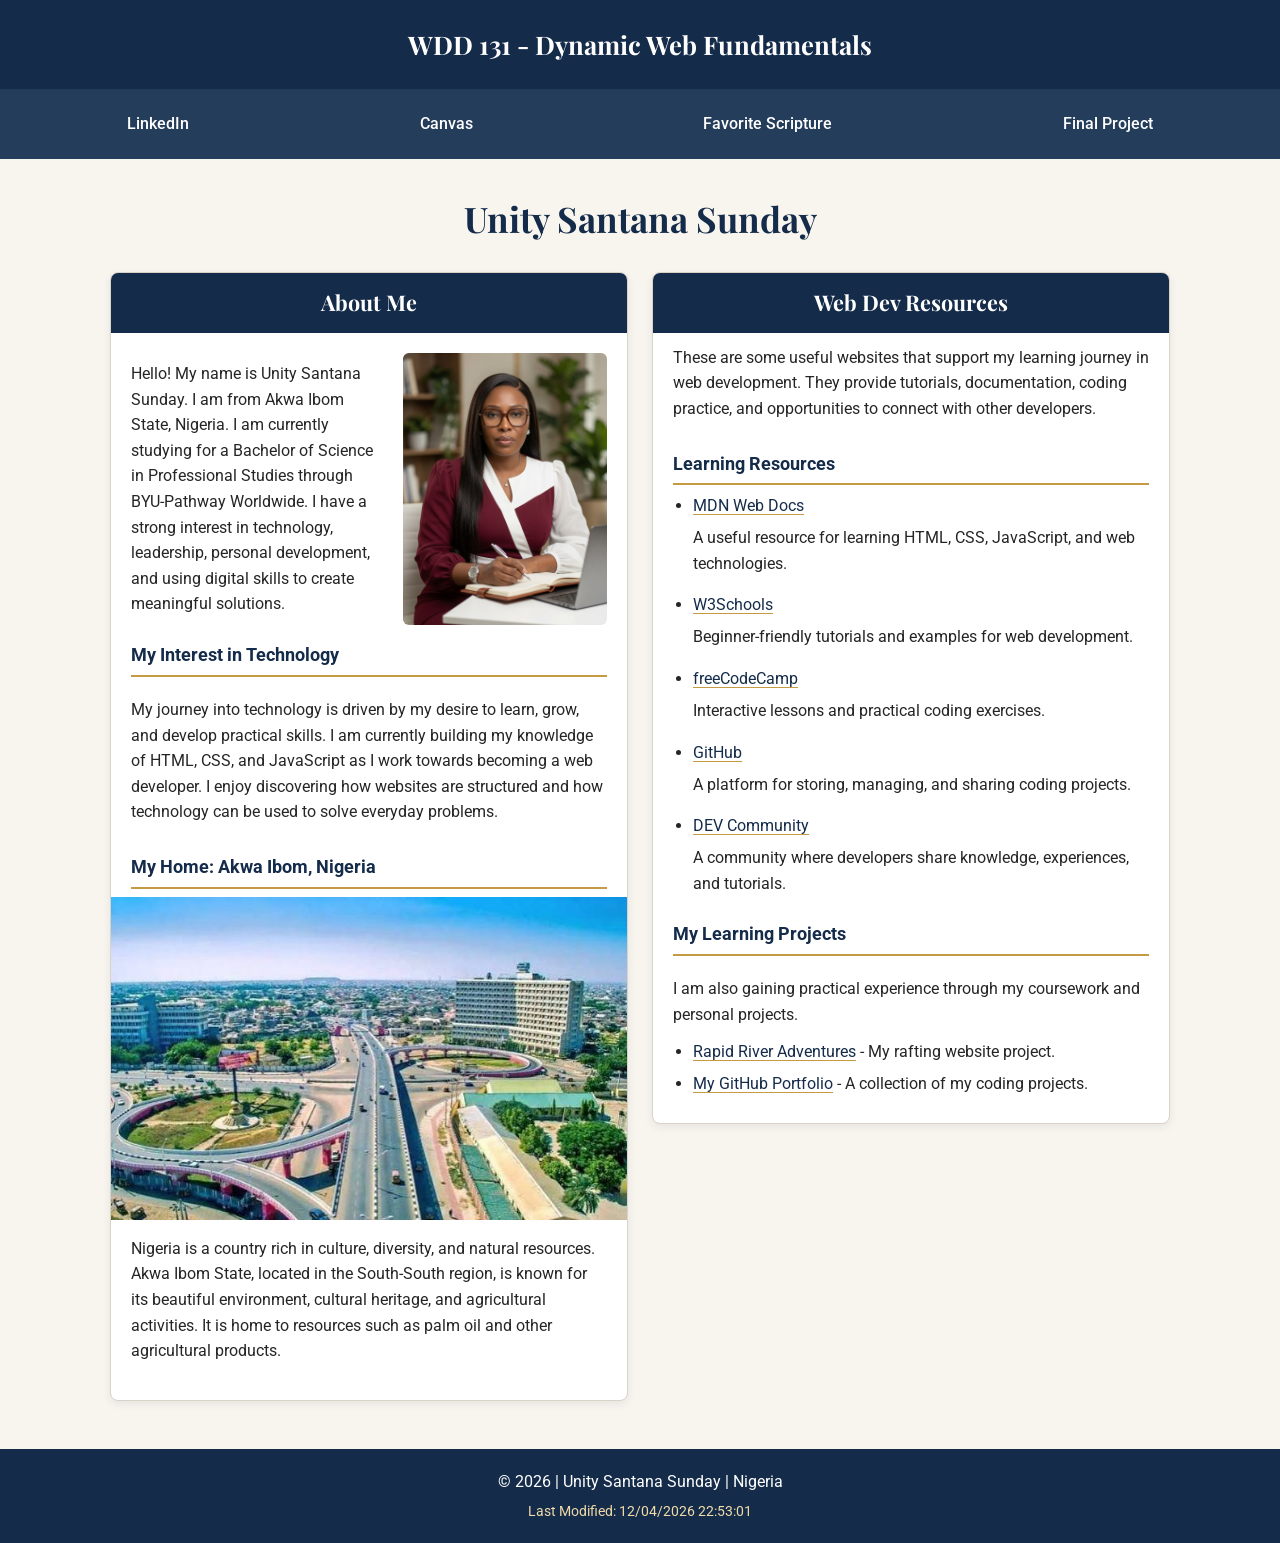
<file: index.html>
<!DOCTYPE html>
<html lang="en-US">
<head>
    <meta charset="UTF-8">
    <meta name="viewport" content="width=device-width, initial-scale=1.0">

    <meta name="description" content="WDD 131 - Dynamic Web Fundamentals. Learn about Unity Santana Sunday, her background, interests, and journey into web development.">

    <meta name="author" content="Unity Santana Sunday">

    <title>WDD 131 - Dynamic Web Fundamentals - Unity Santana Sunday</title>

    <link rel="preconnect" href="https://fonts.googleapis.com">
    <link rel="preconnect" href="https://fonts.gstatic.com" crossorigin>

    <link href="https://fonts.googleapis.com/css2?family=Playfair+Display:wght@400;600;700&family=Roboto:wght@400;500;700&display=swap" rel="stylesheet">

    <link rel="stylesheet" href="styles/base.css">
    <script src="scripts/getdates.js" defer></script>
</head>

<body>

    <header>
        <span id="course-title">WDD 131 - Dynamic Web Fundamentals</span>

        <nav>
            <a href="https://www.linkedin.com/in/unity-santana-sanctified/" target="_blank" rel="noopener noreferrer">LinkedIn</a>

            <a href="https://byupw.instructure.com/" target="_blank" rel="noopener noreferrer">Canvas</a>

            <a href="https://www.churchofjesuschrist.org/study/scriptures/1-ne/3?lang=eng&id=p7#p7" target="_blank" rel="noopener noreferrer">Favorite Scripture</a>

            <a href="#">Final Project</a>
        </nav>
    </header>

    <main>
        <h1>Unity Santana Sunday</h1>

        <div class="card-container">

            <!-- First Card: About Me -->
            <section class="card">
                <h2>About Me</h2>

                <div class="about-content">
                    <p>
                        Hello! My name is Unity Santana Sunday. I am from Akwa Ibom State, Nigeria. I am currently studying for a Bachelor of Science in Professional Studies through BYU-Pathway Worldwide. I have a strong interest in technology, leadership, personal development, and using digital skills to create meaningful solutions.
                    </p>

                    <img src="images/profile.jpeg" alt="Portrait of Unity Santana Sunday" class="profile-image">
                </div>

                <h3>My Interest in Technology</h3>

                <p>
                    My journey into technology is driven by my desire to learn, grow, and develop practical skills. I am currently building my knowledge of HTML, CSS, and JavaScript as I work towards becoming a web developer. I enjoy discovering how websites are structured and how technology can be used to solve everyday problems.
                </p>

                <h3>My Home: Akwa Ibom, Nigeria</h3>

                <div class="home-content">
                    <img src="images/nigeria.jpg" alt="Image representing Nigeria" class="home-image">

                    <p>
                        Nigeria is a country rich in culture, diversity, and natural resources. Akwa Ibom State, located in the South-South region, is known for its beautiful environment, cultural heritage, and agricultural activities. It is home to resources such as palm oil and other agricultural products.
                    </p>
                </div>
            </section>

            <!-- Second Card: Web Development Resources -->
            <section class="card">
                <h2>Web Dev Resources</h2>

                <p>
                    These are some useful websites that support my learning journey in web development. They provide tutorials, documentation, coding practice, and opportunities to connect with other developers.
                </p>

                <h3>Learning Resources</h3>

                <ul class="resource-list">
                    <li>
                        <a href="https://developer.mozilla.org/" target="_blank" rel="noopener noreferrer">MDN Web Docs</a>
                        <p>A useful resource for learning HTML, CSS, JavaScript, and web technologies.</p>
                    </li>

                    <li>
                        <a href="https://www.w3schools.com/" target="_blank" rel="noopener noreferrer">W3Schools</a>
                        <p>Beginner-friendly tutorials and examples for web development.</p>
                    </li>

                    <li>
                        <a href="https://www.freecodecamp.org/" target="_blank" rel="noopener noreferrer">freeCodeCamp</a>
                        <p>Interactive lessons and practical coding exercises.</p>
                    </li>

                    <li>
                        <a href="https://github.com/" target="_blank" rel="noopener noreferrer">GitHub</a>
                        <p>A platform for storing, managing, and sharing coding projects.</p>
                    </li>

                    <li>
                        <a href="https://dev.to/" target="_blank" rel="noopener noreferrer">DEV Community</a>
                        <p>A community where developers share knowledge, experiences, and tutorials.</p>
                    </li>
                </ul>

                <h3>My Learning Projects</h3>

                <p>
                    I am also gaining practical experience through my coursework and personal projects.
                </p>

                <ul>
                    <li>
                        <a href="https://tanablaze.github.io/wdd130/wwr/" target="_blank" rel="noopener noreferrer">Rapid River Adventures</a>
                        - My rafting website project.
                    </li>

                    <li>
                        <a href="https://github.com/tanablaze" target="_blank" rel="noopener noreferrer">My GitHub Portfolio</a>
                        - A collection of my coding projects.
                    </li>
                </ul>
            </section>

        </div>
    </main>

    <footer>
        <p>
            &copy; <span id="currentyear"></span> | Unity Santana Sunday | Nigeria
        </p>

        <p id="lastModified"></p>
    </footer>

</body>
</html>
</file>
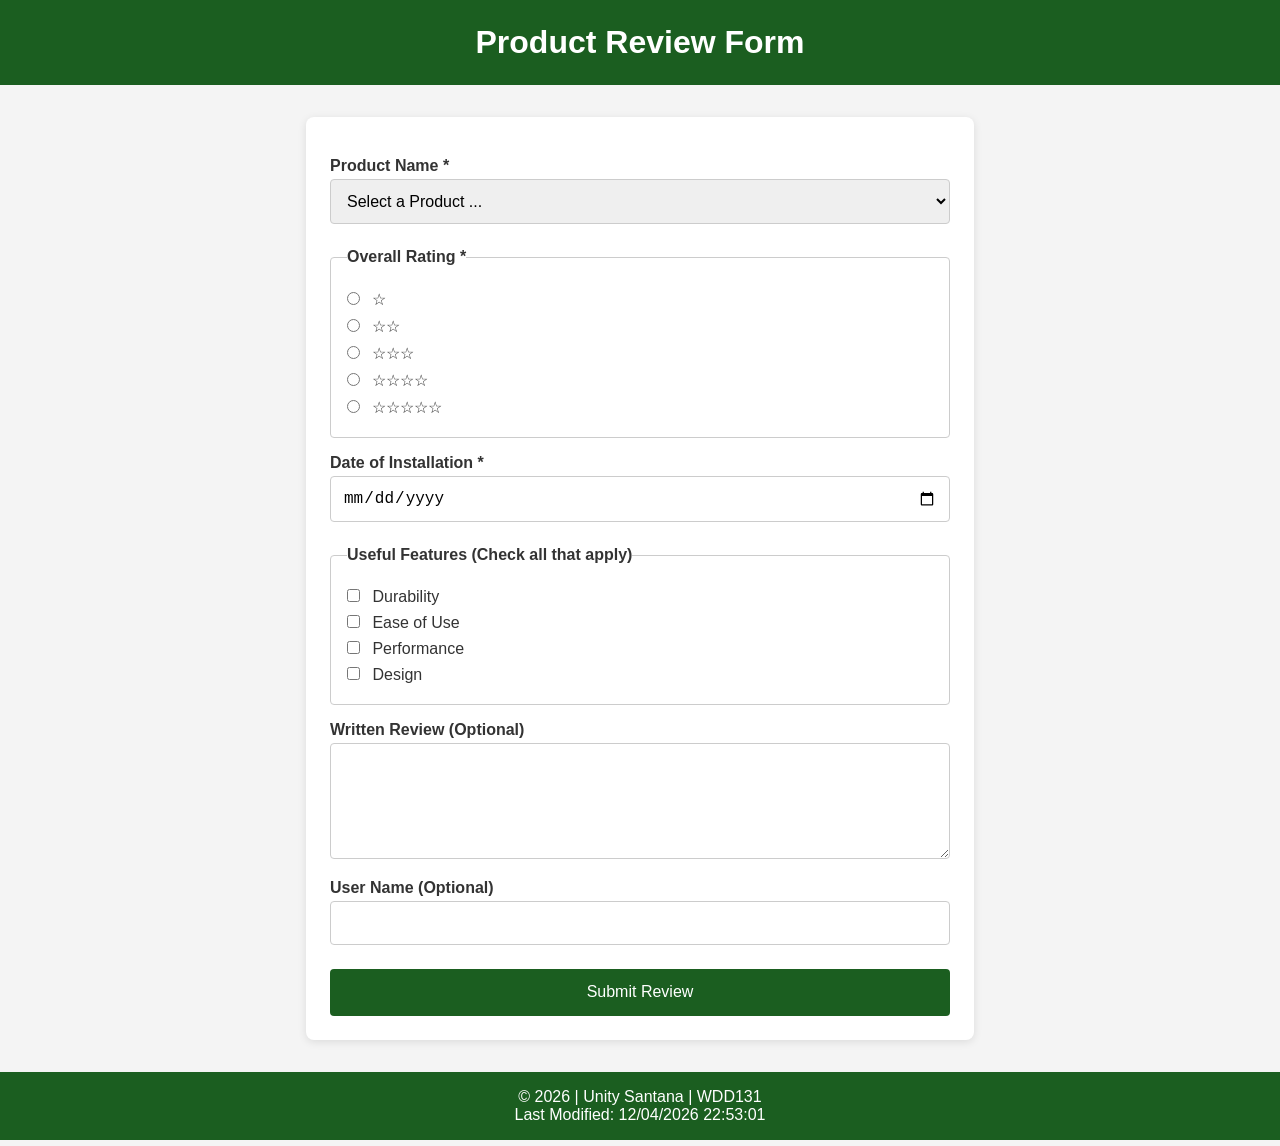
<file: form.html>
<!DOCTYPE html>
<html lang="en">
<head>
    <meta charset="UTF-8">

    <meta name="viewport" content="width=device-width, initial-scale=1.0">

    <meta name="description" content="Product Review Form allowing users to select a product, provide a rating, choose useful features, enter installation information, and submit a review.">

    <meta name="author" content="Unity Santana">

    <title>Product Review Form | WDD131</title>

    <link rel="stylesheet" href="styles/form.css">

    <script src="scripts/form.js" defer></script>
</head>

<body>

<header>
    <h1>Product Review Form</h1>
</header>

<main>

    <form method="get" action="review.html">

        <label for="productName">Product Name *</label>

        <select id="productName" name="productName" required>
            <option value="" selected disabled>
                Select a Product ...
            </option>
        </select>

        <fieldset>
            <legend>Overall Rating *</legend>

            <label for="star1">
                <input type="radio" id="star1" name="rating" value="1" required>
                ☆
            </label>

            <label for="star2">
                <input type="radio" id="star2" name="rating" value="2" required>
                ☆☆
            </label>

            <label for="star3">
                <input type="radio" id="star3" name="rating" value="3" required>
                ☆☆☆
            </label>

            <label for="star4">
                <input type="radio" id="star4" name="rating" value="4" required>
                ☆☆☆☆
            </label>

            <label for="star5">
                <input type="radio" id="star5" name="rating" value="5" required>
                ☆☆☆☆☆
            </label>
        </fieldset>

        <label for="installDate">Date of Installation *</label>

        <input
            type="date"
            id="installDate"
            name="installDate"
            required
        >

        <fieldset>
            <legend>Useful Features (Check all that apply)</legend>

            <label for="durability">
                <input
                    type="checkbox"
                    id="durability"
                    name="features"
                    value="Durability"
                >
                Durability
            </label>

            <label for="ease">
                <input
                    type="checkbox"
                    id="ease"
                    name="features"
                    value="Ease of Use"
                >
                Ease of Use
            </label>

            <label for="performance">
                <input
                    type="checkbox"
                    id="performance"
                    name="features"
                    value="Performance"
                >
                Performance
            </label>

            <label for="design">
                <input
                    type="checkbox"
                    id="design"
                    name="features"
                    value="Design"
                >
                Design
            </label>
        </fieldset>

        <label for="review">
            Written Review (Optional)
        </label>

        <textarea
            id="review"
            name="review"
            rows="5"
        ></textarea>

        <label for="userName">
            User Name (Optional)
        </label>

        <input
            type="text"
            id="userName"
            name="userName"
        >

        <input
            type="submit"
            value="Submit Review"
        >

    </form>

</main>

<footer>
    <p>
        &copy; <span id="currentyear"></span> |
        Unity Santana | WDD131
    </p>

    <p id="lastModified"></p>
</footer>

</body>
</html>
</file>
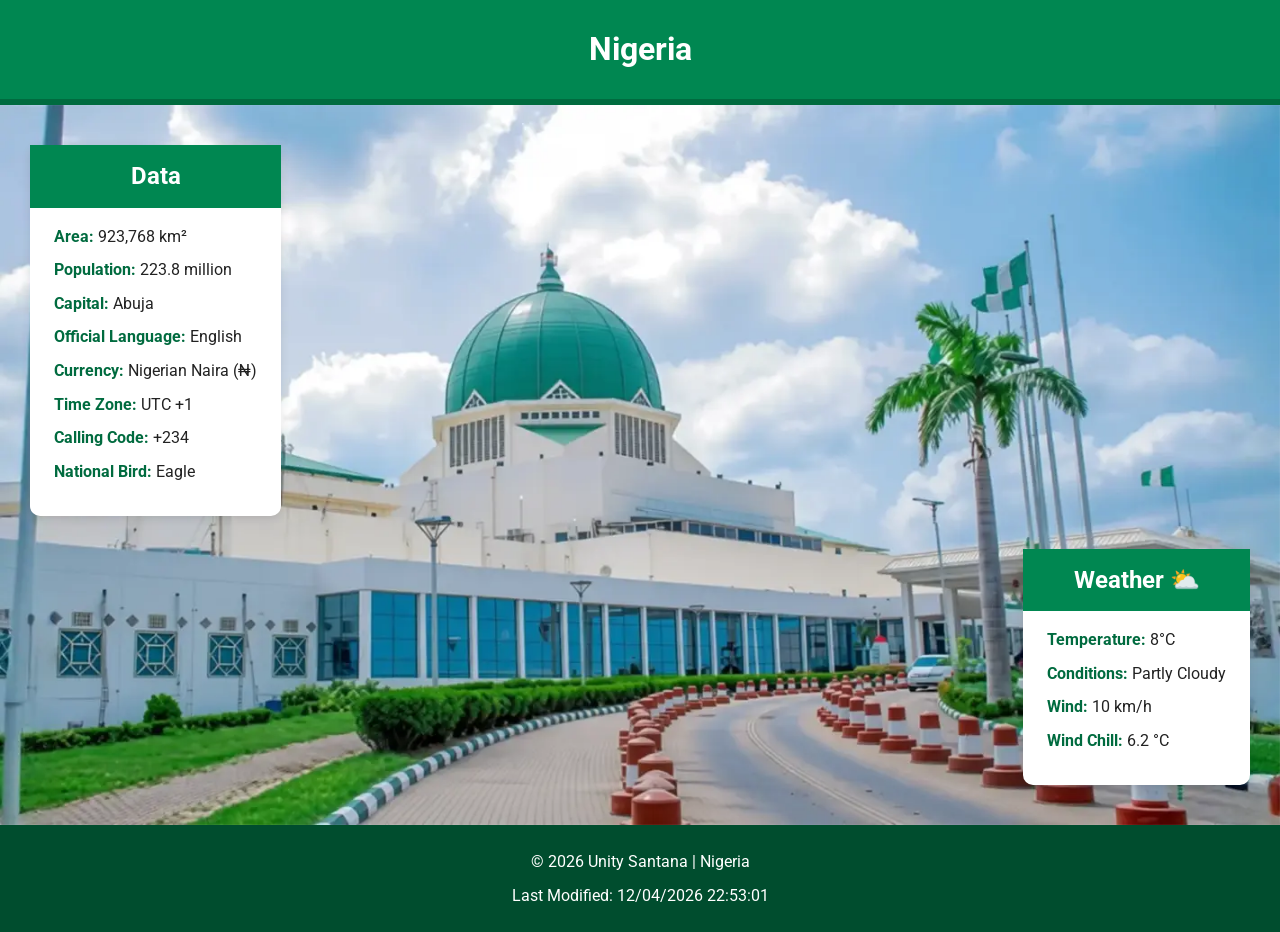
<file: place.html>
<!DOCTYPE html>
<html lang="en">
<head>
    <meta charset="UTF-8">
    <meta name="viewport" content="width=device-width, initial-scale=1.0">
    <meta name="description" content="Discover Nigeria, its culture, geography, and weather information.">
    <meta name="author" content="Unity Santana">

    <title>Nigeria | WDD 131 Place Page</title>

    <link rel="preconnect" href="https://fonts.googleapis.com">
    <link rel="preconnect" href="https://fonts.gstatic.com" crossorigin>

    <link href="https://fonts.googleapis.com/css2?family=Roboto:wght@300;400;700&display=swap" rel="stylesheet">

    <link rel="stylesheet" href="styles/place.css">

    <script src="scripts/place.js" defer></script>
</head>
<body>
    <header>
        <h1>Nigeria</h1>
    </header>

    <main>
        <section class="hero">
            <picture>
                <source
                    media="(min-width: 768px)"
                    srcset="images/nigeria-large.webp">

                <img
                    src="images/nigeria-small.webp"
                    alt="A landmark in Nigeria"
                    width="1200"
                    height="700">
            </picture>
        </section>

        <section class="data">
            <h2>Data</h2>

            <div class="data-grid">
                <p><strong>Area:</strong> 923,768 km²</p>
                <p><strong>Population:</strong> 223.8 million</p>
                <p><strong>Capital:</strong> Abuja</p>
                <p><strong>Official Language:</strong> English</p>
                <p><strong>Currency:</strong> Nigerian Naira (₦)</p>
                <p><strong>Time Zone:</strong> UTC +1</p>
                <p><strong>Calling Code:</strong> +234</p>
                <p><strong>National Bird:</strong> Eagle</p>
            </div>
        </section>

        <section class="weather">
            <h2>Weather</h2>

            <img
                src="images/weather.svg"
                alt="Partly cloudy weather icon"
                class="weather-icon">

            <div class="weather-grid">
                <p><strong>Temperature:</strong> 8°C</p>
                <p><strong>Conditions:</strong> Partly Cloudy</p>
                <p><strong>Wind:</strong> 10 km/h</p>
                <p>
                    <strong>Wind Chill:</strong>
                    <span id="windchill"></span>
                </p>
            </div>
        </section>
    </main>

    <footer>
        <p>
            &copy; <span id="currentyear"></span>
            Unity Santana | Nigeria
        </p>

        <p id="lastModified"></p>
    </footer>
</body>
</html>
</file>
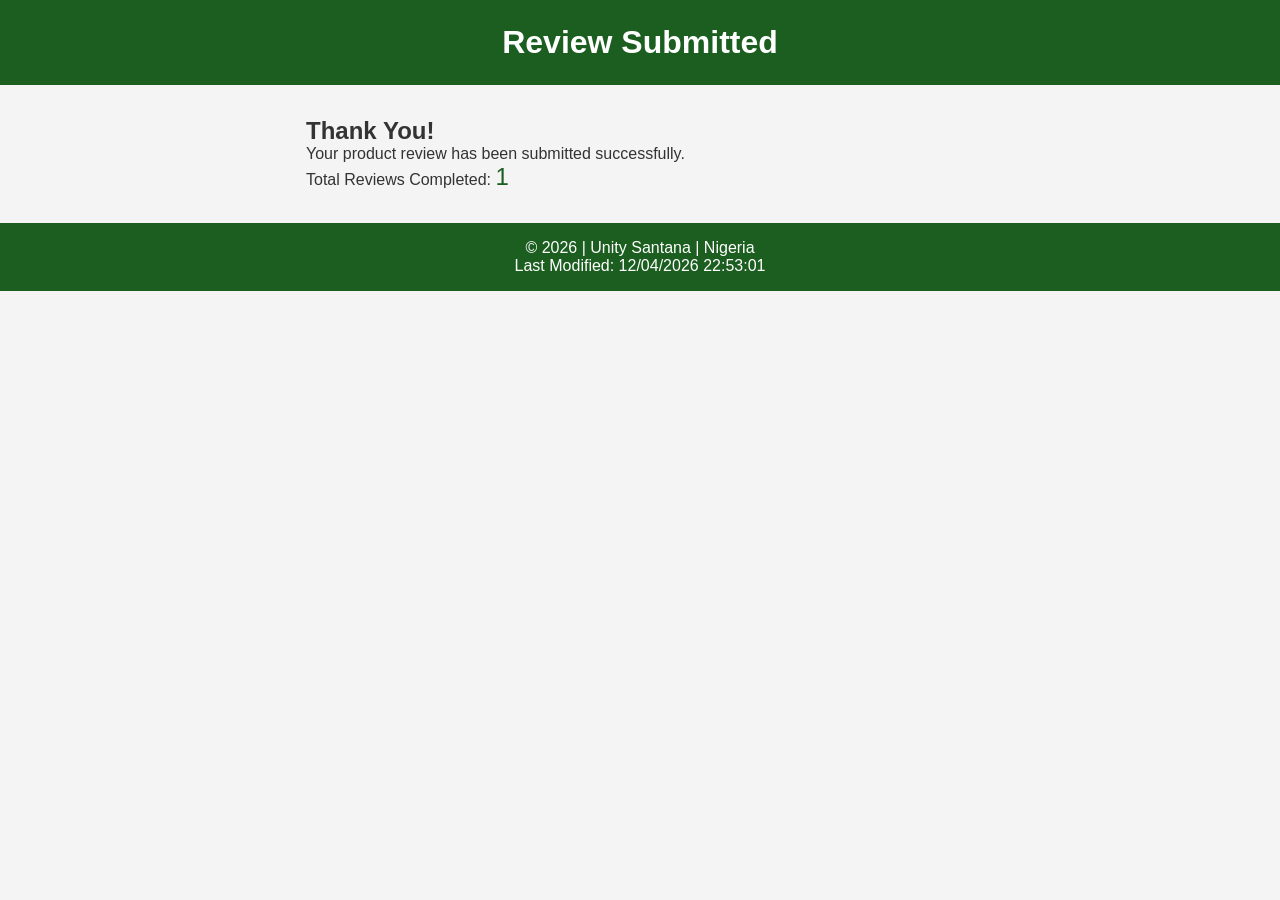
<file: review.html>
<!DOCTYPE html>
<html lang="en">
<head>
    <meta charset="UTF-8">
    <meta name="viewport" content="width=device-width, initial-scale=1.0">
<meta name="description" content="Confirmation page for the Product Review Form assignment displaying a successful submission message and tracking the total number of reviews submitted.">
    <meta name="author" content="Unity Santana">

    <title>Review Submitted</title>

    <link rel="stylesheet" href="styles/form.css">
    <script src="scripts/review.js" defer></script>
</head>

<body>

<header>
    <h1>Review Submitted</h1>
</header>

<main>
    <h2>Thank You!</h2>

    <p>Your product review has been submitted successfully.</p>

    <p>
        Total Reviews Completed:
        <span id="reviewCount">0</span>
    </p>
</main>

<footer>
    <p>
        &copy; <span id="currentyear"></span> |
        Unity Santana | Nigeria
    </p>

    <p id="lastModified"></p>
</footer>

</body>
</html>
</file>
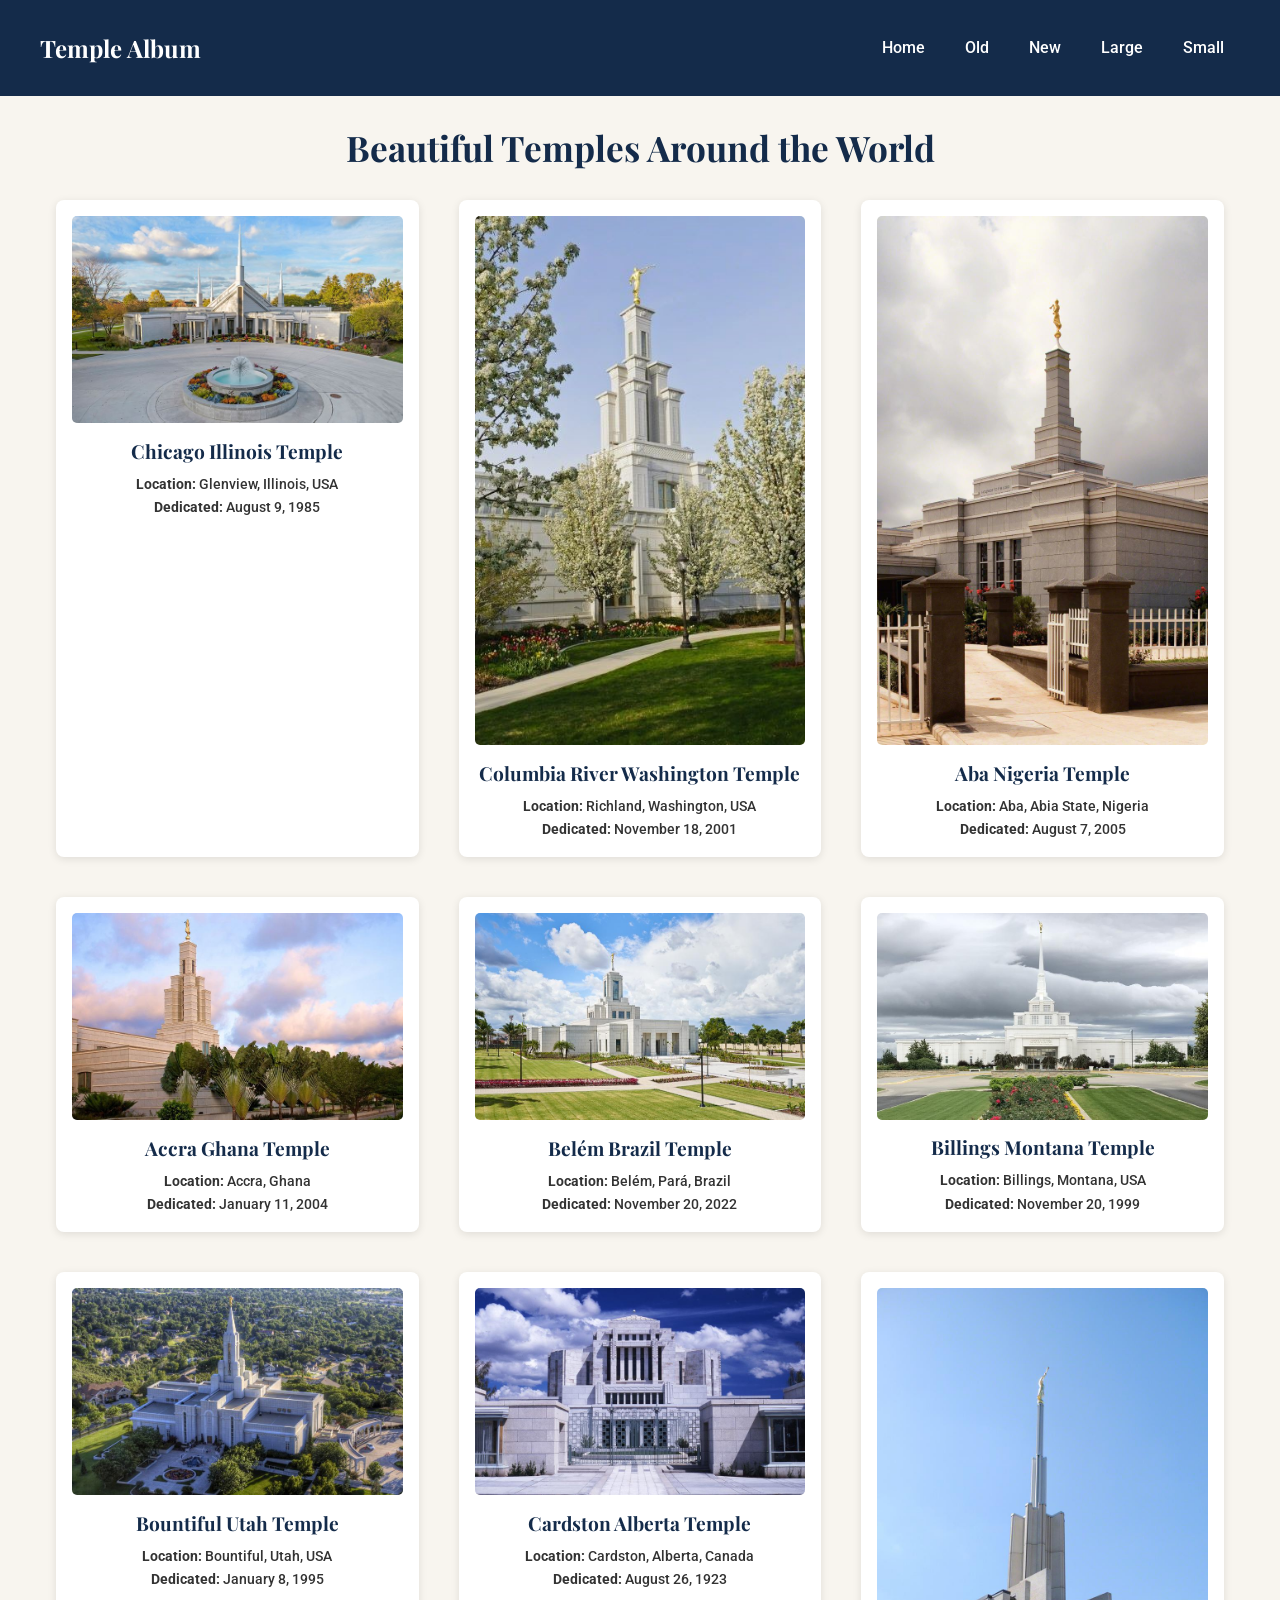
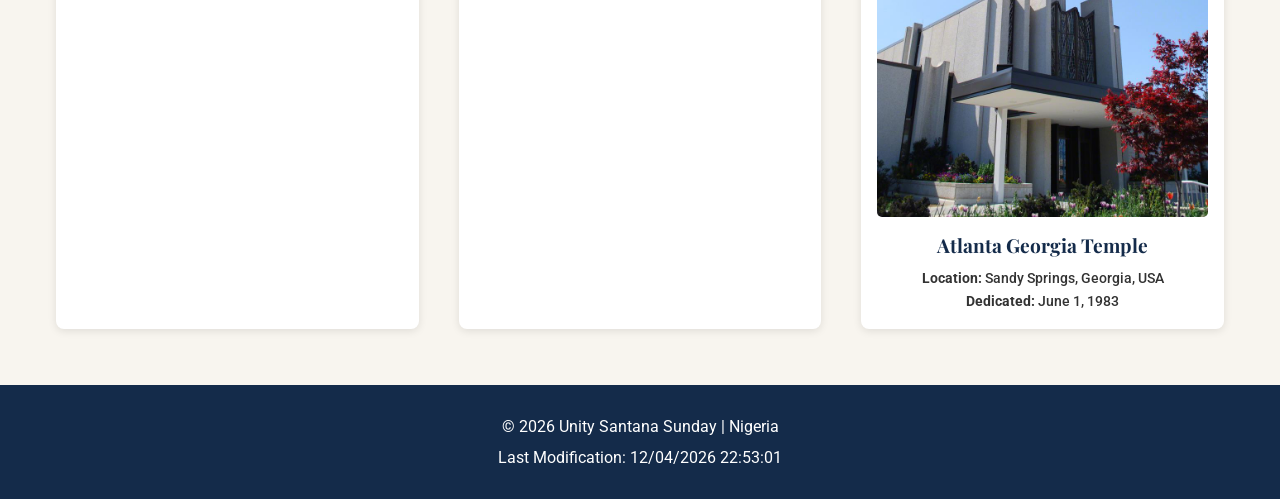
<file: temples.html>
<!DOCTYPE html>
<html lang="en">
<head>
    <meta charset="UTF-8">
    <meta name="viewport" content="width=device-width, initial-scale=1.0">
    <meta name="description" content="Explore nine beautiful temples of The Church of Jesus Christ of Latter-day Saints around the world. Created by Unity Santana Sunday for WDD 131.">
    <meta name="author" content="Unity Santana Sunday">
    <title>Temple Album | Unity Santana Sunday</title>

    <!-- Google Fonts -->
    <link rel="preconnect" href="https://fonts.googleapis.com">
    <link rel="preconnect" href="https://fonts.gstatic.com" crossorigin>
    <link href="https://fonts.googleapis.com/css2?family=Playfair+Display:wght@600;700&family=Roboto:wght@400;500;700&display=swap" rel="stylesheet">

    <!-- CSS Files -->
    <link rel="stylesheet" href="styles/temples.css">
    <link rel="stylesheet" href="styles/temples-large.css">

    <!-- JavaScript File -->
    <script src="scripts/temples.js" defer></script>
</head>

<body>

<header>
    <div class="header-container">
        <h2>Temple Album</h2>

        <button id="menu-button" aria-label="Open navigation menu" aria-expanded="false">
            ☰
        </button>

        <nav id="navigation">
            <a href="temples.html">Home</a>
            <a href="#old">Old</a>
            <a href="#new">New</a>
            <a href="#large">Large</a>
            <a href="#small">Small</a>
        </nav>
    </div>
</header>

<main>
    <h1>Beautiful Temples Around the World</h1>

    <div class="temple-grid">

        <!-- 1. Chicago Illinois Temple -->
        <figure>
            <img src="images/temple-1.jpeg"
                alt="Chicago Illinois Temple in Illinois, United States"
                loading="lazy" width="400" height="250">
            <figcaption>
                <h2>Chicago Illinois Temple</h2>
                <p><strong>Location:</strong> Glenview, Illinois, USA</p>
                <p><strong>Dedicated:</strong> August 9, 1985</p>
            </figcaption>
        </figure>

        <!-- 2. Columbia River Washington Temple -->
        <figure>
            <img src="images/temple-2.jpeg"
                alt="Columbia River Washington Temple in Richland, Washington"
                loading="lazy" width="400" height="250">
            <figcaption>
                <h2>Columbia River Washington Temple</h2>
                <p><strong>Location:</strong> Richland, Washington, USA</p>
                <p><strong>Dedicated:</strong> November 18, 2001</p>
            </figcaption>
        </figure>

        <!-- 3. Aba Nigeria Temple -->
        <figure>
            <img src="images/temple-3.jpeg"
                alt="Aba Nigeria Temple surrounded by landscaped grounds"
                loading="lazy" width="400" height="250">
            <figcaption>
                <h2>Aba Nigeria Temple</h2>
                <p><strong>Location:</strong> Aba, Abia State, Nigeria</p>
                <p><strong>Dedicated:</strong> August 7, 2005</p>
            </figcaption>
        </figure>

        <!-- 4. Accra Ghana Temple -->
        <figure>
            <img src="images/temple-4.jpeg"
                alt="Accra Ghana Temple with its beautiful exterior architecture"
                loading="lazy" width="400" height="250">
            <figcaption>
                <h2>Accra Ghana Temple</h2>
                <p><strong>Location:</strong> Accra, Ghana</p>
                <p><strong>Dedicated:</strong> January 11, 2004</p>
            </figcaption>
        </figure>

        <!-- 5. Belem Brazil Temple -->
        <figure>
            <img src="images/temple-5.jpeg"
                alt="Belém Brazil Temple in northern Brazil"
                loading="lazy" width="400" height="250">
            <figcaption>
                <h2>Belém Brazil Temple</h2>
                <p><strong>Location:</strong> Belém, Pará, Brazil</p>
                <p><strong>Dedicated:</strong> November 20, 2022</p>
            </figcaption>
        </figure>

        <!-- 6. Billings Montana Temple -->
        <figure>
            <img src="images/temple-6.jpeg"
                alt="Billings Montana Temple with its landscaped surroundings"
                loading="lazy" width="400" height="250">
            <figcaption>
                <h2>Billings Montana Temple</h2>
                <p><strong>Location:</strong> Billings, Montana, USA</p>
                <p><strong>Dedicated:</strong> November 20, 1999</p>
            </figcaption>
        </figure>

        <!-- 7. Bountiful Utah Temple -->
        <figure>
            <img src="images/temple-7.jpeg"
                alt="Bountiful Utah Temple with its elegant white exterior"
                loading="lazy" width="400" height="250">
            <figcaption>
                <h2>Bountiful Utah Temple</h2>
                <p><strong>Location:</strong> Bountiful, Utah, USA</p>
                <p><strong>Dedicated:</strong> January 8, 1995</p>
            </figcaption>
        </figure>

        <!-- 8. Cardston Alberta Temple -->
        <figure>
            <img src="images/temple-8.jpeg"
                alt="Cardston Alberta Temple in Alberta, Canada"
                loading="lazy" width="400" height="250">
            <figcaption>
                <h2>Cardston Alberta Temple</h2>
                <p><strong>Location:</strong> Cardston, Alberta, Canada</p>
                <p><strong>Dedicated:</strong> August 26, 1923</p>
            </figcaption>
        </figure>

        <!-- 9. Atlanta Georgia Temple -->
        <figure>
            <img src="images/temple-9.jpeg"
                alt="Atlanta Georgia Temple surrounded by green landscaping"
                loading="lazy" width="400" height="250">
            <figcaption>
                <h2>Atlanta Georgia Temple</h2>
                <p><strong>Location:</strong> Sandy Springs, Georgia, USA</p>
                <p><strong>Dedicated:</strong> June 1, 1983</p>
            </figcaption>
        </figure>

    </div>
</main>

<footer>
    <p>
        &copy; <span id="currentyear"></span>
        Unity Santana Sunday | Nigeria
    </p>

    <p id="lastModified"></p>
</footer>

</body>
</html>
</file>
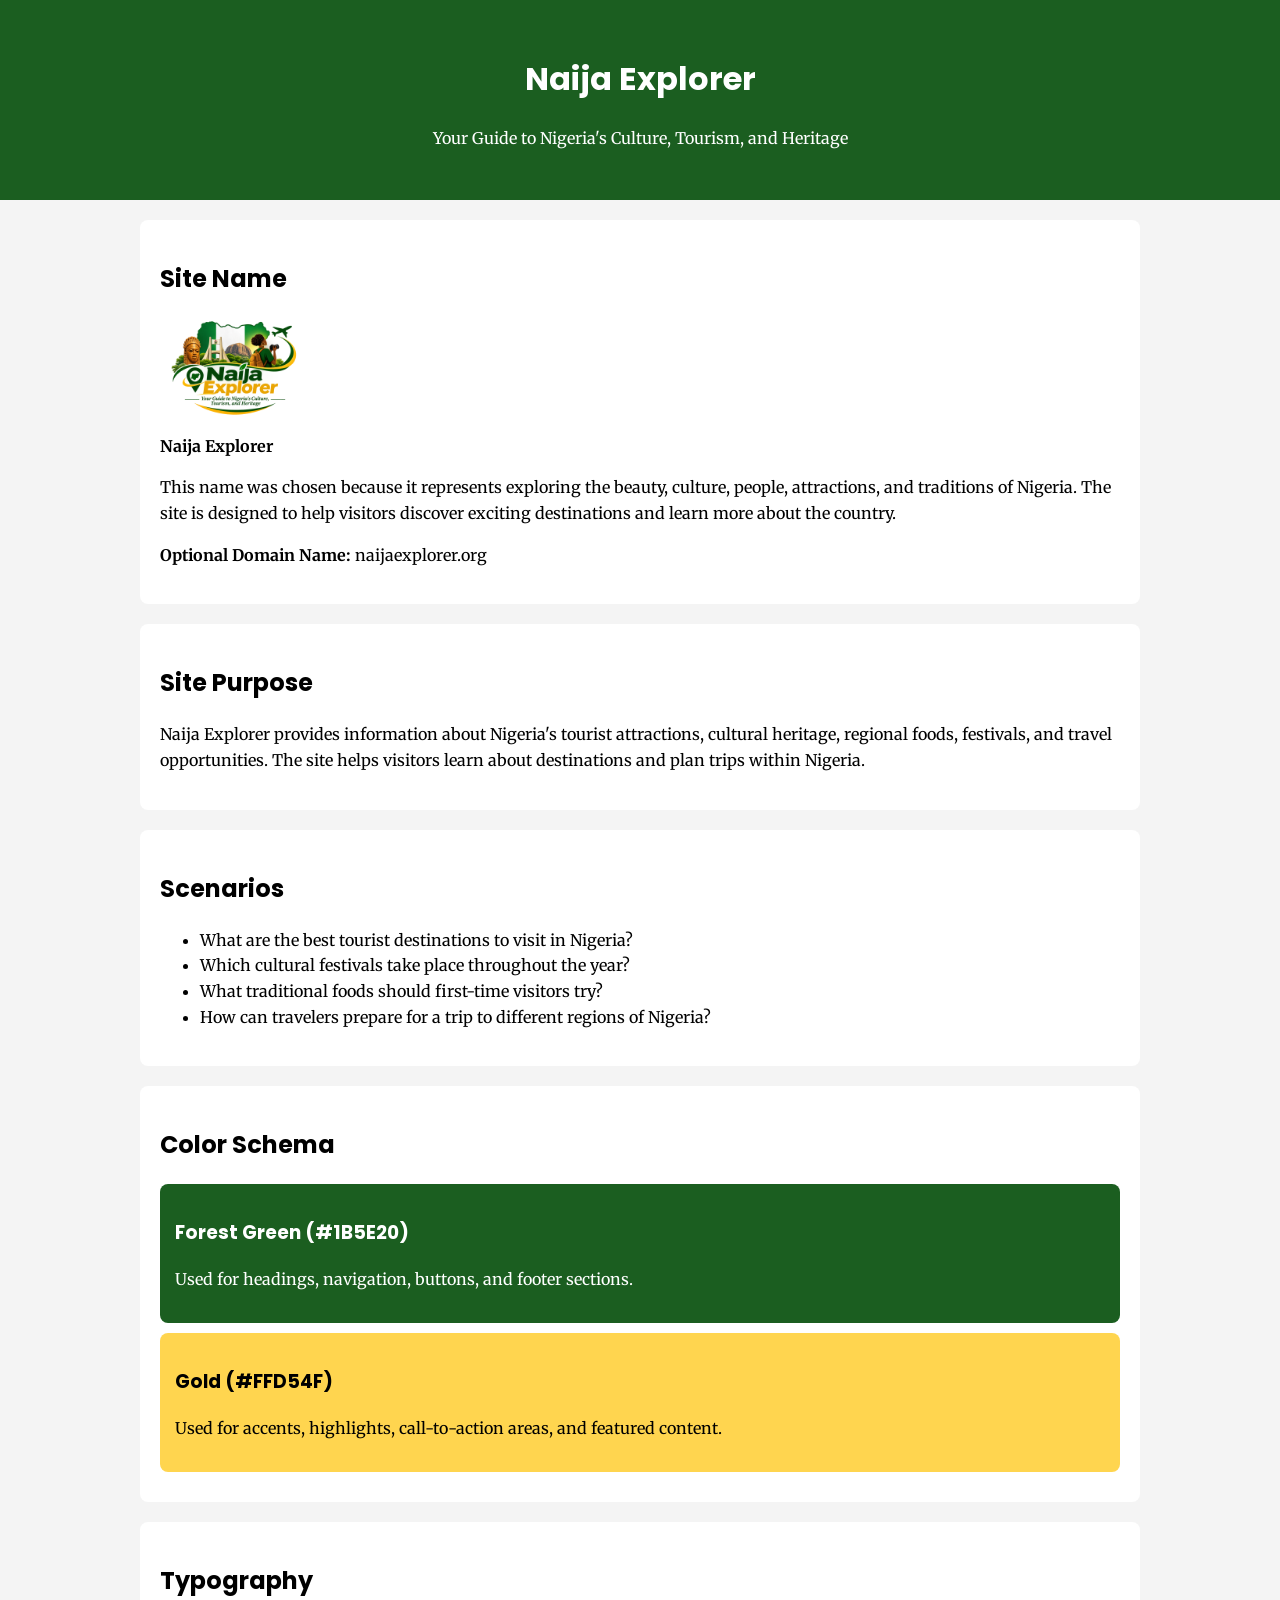
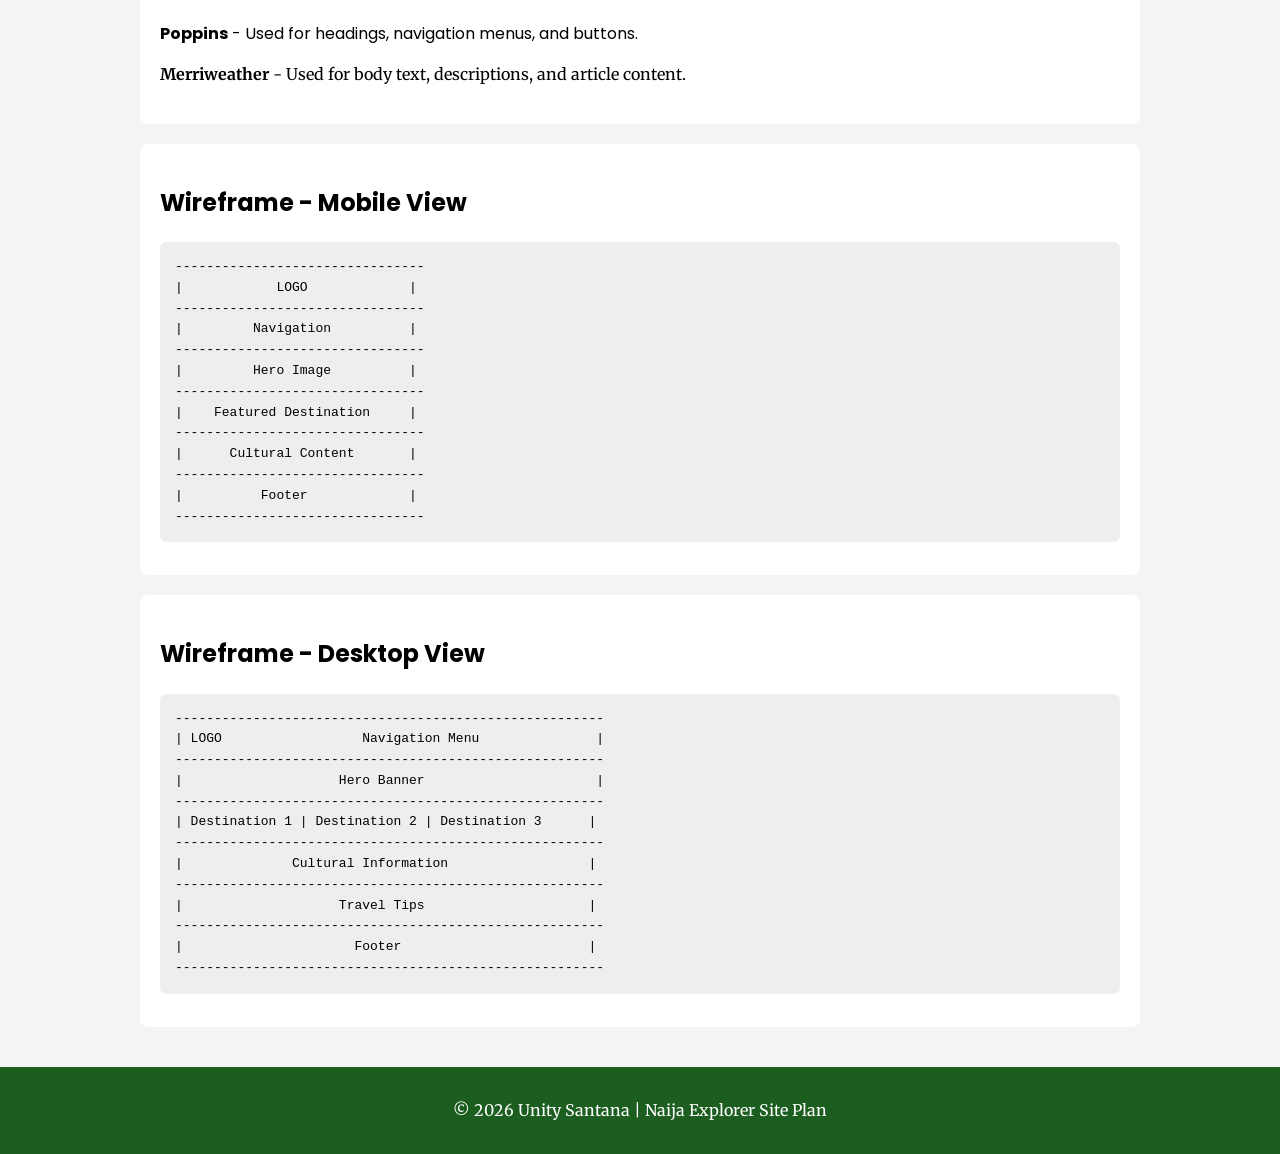
<file: project/siteplan.html>
<!DOCTYPE html>
<html lang="en">
<head>
    <meta charset="UTF-8">

    <meta name="viewport" content="width=device-width, initial-scale=1.0">

    <meta name="description" content="Naija Explorer site plan outlining the purpose, audience, color scheme, typography, and wireframes for a Nigeria tourism and culture website.">

    <meta name="author" content="Unity Santana">

    <title>Naija Explorer Site Plan</title>

    <link rel="stylesheet" href="siteplan.css">

    <link rel="preconnect" href="https://fonts.googleapis.com">
    <link rel="preconnect" href="https://fonts.gstatic.com" crossorigin>

    <link href="https://fonts.googleapis.com/css2?family=Poppins:wght@300;400;600;700&family=Merriweather:wght@400;700&display=swap" rel="stylesheet">
</head>

<body>

<header>
    <h1>Naija Explorer</h1>
    <p>Your Guide to Nigeria's Culture, Tourism, and Heritage</p>
</header>

<main>

    <section>
        <h2>Site Name</h2>

        <img
            src="images/logo.png"
            alt="Naija Explorer logo representing tourism and culture in Nigeria"
            width="150"
        >

        <p><strong>Naija Explorer</strong></p>

        <p>
            This name was chosen because it represents exploring the beauty,
            culture, people, attractions, and traditions of Nigeria. The site is
            designed to help visitors discover exciting destinations and learn more
            about the country.
        </p>

        <p>
            <strong>Optional Domain Name:</strong> naijaexplorer.org
        </p>
    </section>

    <section>
        <h2>Site Purpose</h2>

        <p>
            Naija Explorer provides information about Nigeria's tourist attractions,
            cultural heritage, regional foods, festivals, and travel opportunities.
            The site helps visitors learn about destinations and plan trips within
            Nigeria.
        </p>
    </section>

    <section>
        <h2>Scenarios</h2>

        <ul>
            <li>What are the best tourist destinations to visit in Nigeria?</li>
            <li>Which cultural festivals take place throughout the year?</li>
            <li>What traditional foods should first-time visitors try?</li>
            <li>How can travelers prepare for a trip to different regions of Nigeria?</li>
        </ul>
    </section>

    <section>
        <h2>Color Schema</h2>

        <div class="color-box green">
            <h3>Forest Green (#1B5E20)</h3>
            <p>
                Used for headings, navigation, buttons, and footer sections.
            </p>
        </div>

        <div class="color-box gold">
            <h3>Gold (#FFD54F)</h3>
            <p>
                Used for accents, highlights, call-to-action areas, and
                featured content.
            </p>
        </div>
    </section>

    <section>
        <h2>Typography</h2>

        <p class="heading-font">
            <strong>Poppins</strong> - Used for headings, navigation menus,
            and buttons.
        </p>

        <p class="body-font">
            <strong>Merriweather</strong> - Used for body text, descriptions,
            and article content.
        </p>
    </section>

    <section>
        <h2>Wireframe - Mobile View</h2>

<pre>
--------------------------------
|            LOGO             |
--------------------------------
|         Navigation          |
--------------------------------
|         Hero Image          |
--------------------------------
|    Featured Destination     |
--------------------------------
|      Cultural Content       |
--------------------------------
|          Footer             |
--------------------------------
</pre>

    </section>

    <section>
        <h2>Wireframe - Desktop View</h2>

<pre>
-------------------------------------------------------
| LOGO                  Navigation Menu               |
-------------------------------------------------------
|                    Hero Banner                      |
-------------------------------------------------------
| Destination 1 | Destination 2 | Destination 3      |
-------------------------------------------------------
|              Cultural Information                  |
-------------------------------------------------------
|                    Travel Tips                     |
-------------------------------------------------------
|                      Footer                        |
-------------------------------------------------------
</pre>

    </section>

</main>

<footer>
    <p>&copy; 2026 Unity Santana | Naija Explorer Site Plan</p>
</footer>

</body>
</html>
</file>
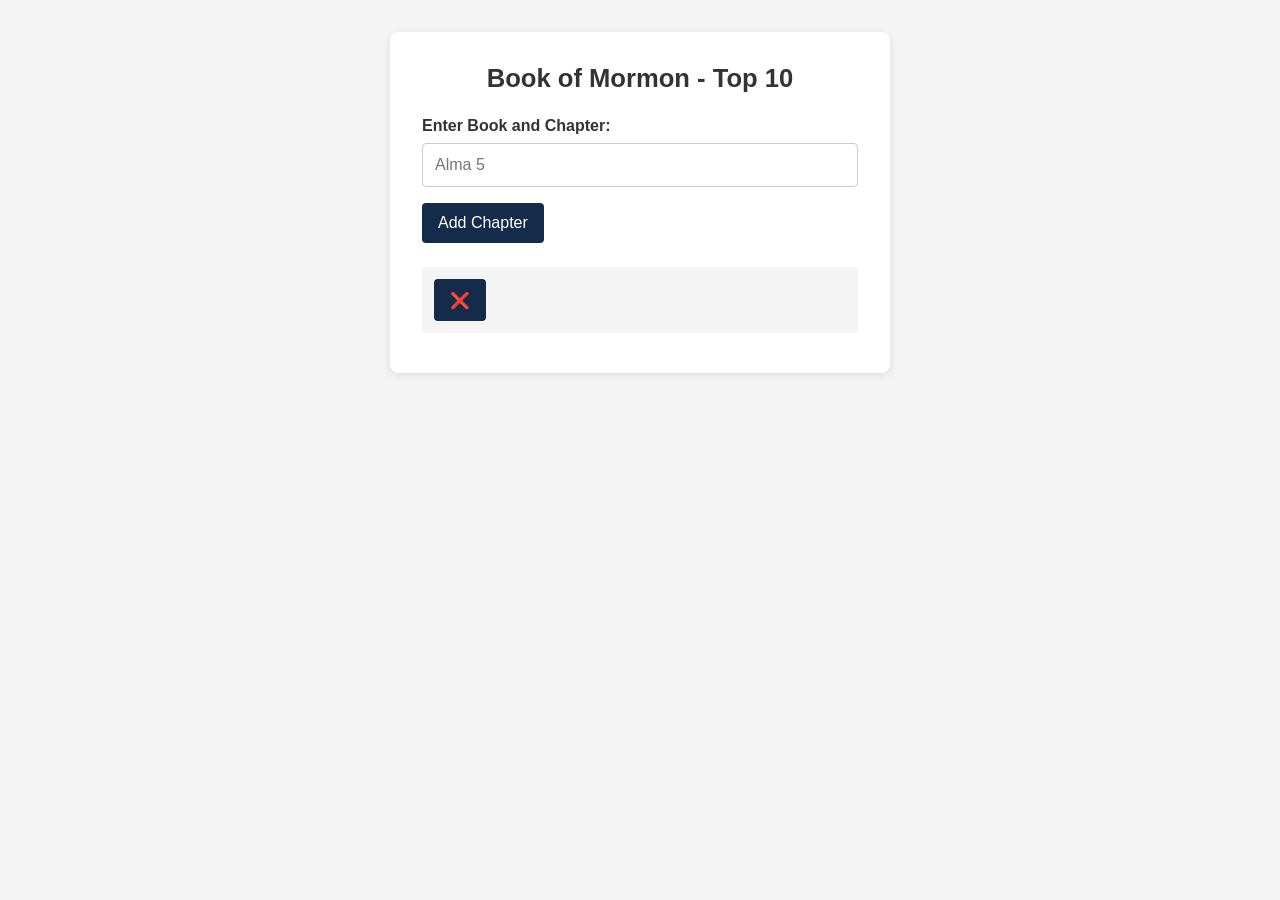
<file: week02/bom.html>
<!DOCTYPE html>
<html lang="en">
<head>
    <meta charset="UTF-8">
    <meta name="viewport" content="width=device-width, initial-scale=1.0">
    <meta name="description" content="Book of Mormon Top 10 Favorite Chapters">
    <meta name="author" content="Unity Santana Sunday">
    <title>Book of Mormon Top 10</title>

    <link rel="stylesheet" href="styles/bom.css">
    <script src="scripts/bom.js" defer></script>
</head>
<body>
    <main>
        <h1>Book of Mormon - Top 10</h1>

        <label for="favchap">Enter Book and Chapter:</label>
        <input type="text" id="favchap" placeholder="Alma 5">

<button type="button" id="addChapter">Add Chapter</button>

        <ul id="list"></ul>
    </main>
</body>
</html>
</file>
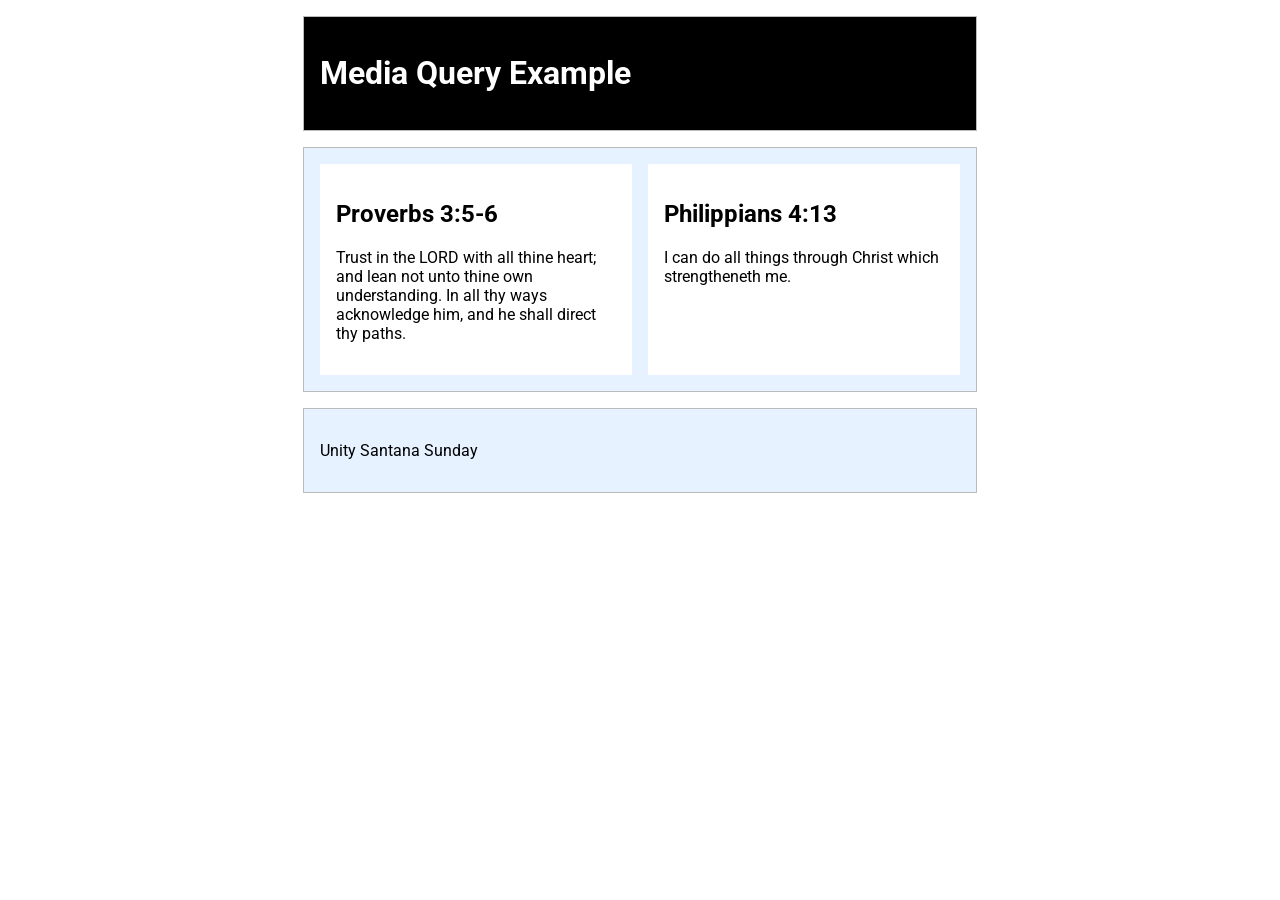
<file: week02/media-query.html>
<!DOCTYPE html>
<html lang="en">
<head>
    <meta charset="UTF-8">
    <meta name="viewport" content="width=device-width, initial-scale=1.0">

    <title>WDD 131 – Media Query Example</title>

    <meta name="description" content="A learning activity demonstrating responsive web design using CSS media queries.">
    <meta name="author" content="Unity Santana Sunday">

    <!-- Google Font: Roboto -->
    <link rel="preconnect" href="https://fonts.googleapis.com">
    <link rel="preconnect" href="https://fonts.gstatic.com" crossorigin>
    <link href="https://fonts.googleapis.com/css2?family=Roboto&display=swap" rel="stylesheet">

    <!-- CSS Stylesheets -->
    <link rel="stylesheet" href="styles/media-query.css">
    <link rel="stylesheet" href="styles/media-query-large.css">
</head>

<body>
    <header>
        <h1>Media Query Example</h1>
    </header>

    <main>
        <section>
            <h2>Proverbs 3:5-6</h2>
            <p>
                Trust in the LORD with all thine heart; and lean not unto thine own understanding.
                In all thy ways acknowledge him, and he shall direct thy paths.
            </p>
        </section>

        <section>
            <h2>Philippians 4:13</h2>
            <p>
                I can do all things through Christ which strengtheneth me.
            </p>
        </section>
    </main>

    <footer>
        <p>Unity Santana Sunday</p>
    </footer>
</body>
</html>
</file>
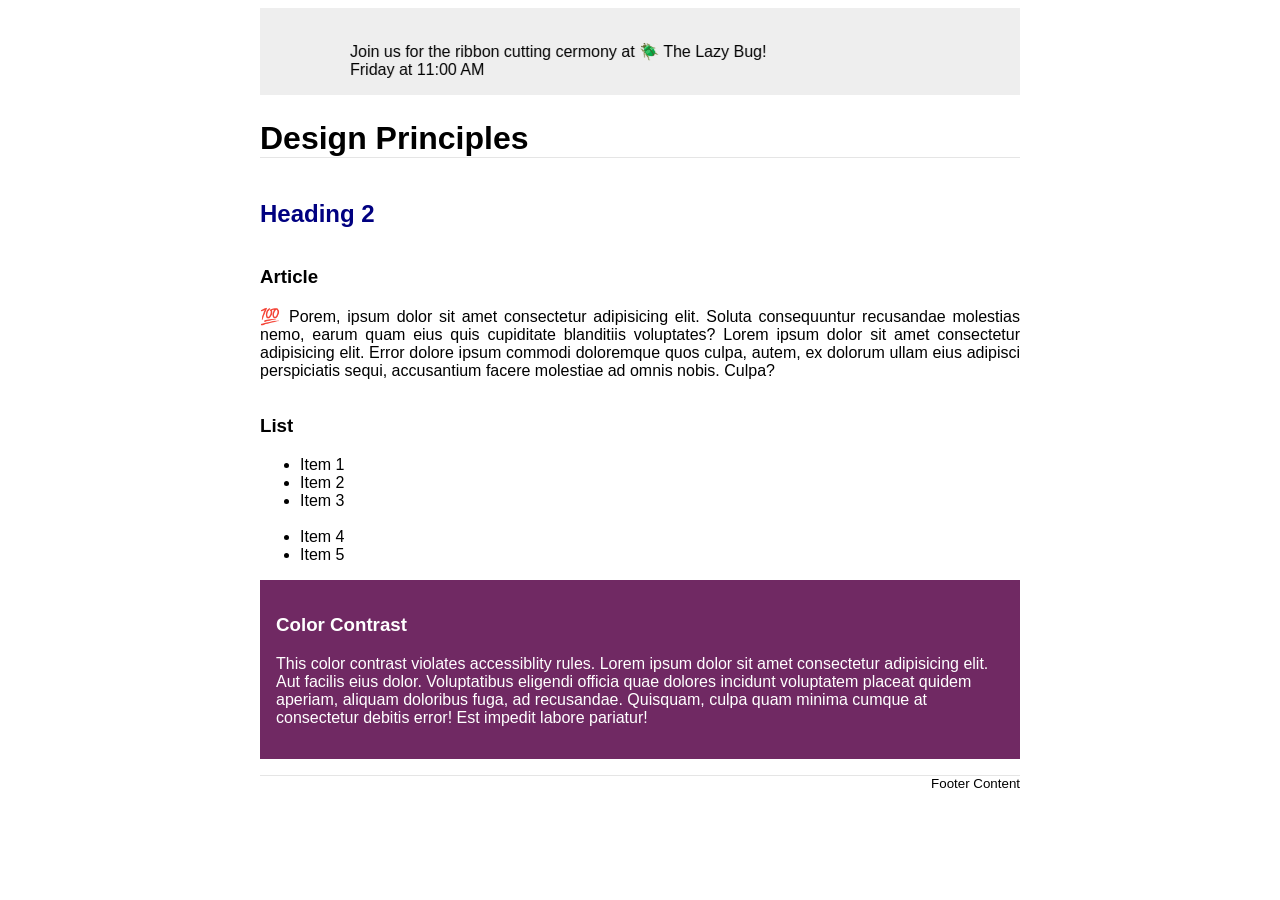
<file: week03/design.html>
<!DOCTYPE html>
<html lang="en">
<head>
    <meta charset="UTF-8">
    <meta name="viewport" content="width=device-width, initial-scale=1.0">
    <meta name="description" content="A demonstration of effective web design principles for WDD 131.">
    <meta name="author" content="Unity Santana Sunday">
    <title>Design Principles | WDD 131</title>
    <link rel="stylesheet" href="styles/design.css">
</head>

<body>
    <header>
        <marquee behavior="alternate" direction="right">
            <br>Join us for the ribbon cutting cermony at 🪲 The Lazy Bug!
            <br>Friday at 11:00 AM
        </marquee>
        <h1>Design Principles</h1>
    </header>

    <main>
        <h2>Heading 2</h2>

        <section>
            <h3>Article</h3>
            <article>
                <p>💯 Porem, ipsum dolor sit amet consectetur adipisicing elit. Soluta consequuntur recusandae molestias nemo, earum quam eius quis cupiditate blanditiis voluptates? Lorem ipsum dolor sit amet consectetur adipisicing elit. Error dolore ipsum commodi doloremque quos culpa, autem, ex dolorum ullam eius adipisci perspiciatis sequi, accusantium facere molestiae ad omnis nobis. Culpa?</p>
            </article>
        </section>

        <section>
            <h3>List</h3>
            <ul>
                <li>Item 1</li>
                <li>Item 2</li>
                <li>Item 3<br><br></li>
                <li>Item 4</li>
                <li>Item 5</li>
            </ul>
        </section>

        <div class="callout">
            <h3>Color Contrast</h3>
            <p>This color contrast violates accessiblity rules. Lorem ipsum dolor sit amet consectetur adipisicing elit. Aut facilis eius dolor. Voluptatibus eligendi officia quae dolores incidunt voluptatem placeat quidem aperiam, aliquam doloribus fuga, ad recusandae. Quisquam, culpa quam minima cumque at consectetur debitis error! Est impedit labore pariatur!</p>
        </div>
    </main>

    <footer>
        Footer Content
    </footer>

</body>
</html>
</file>
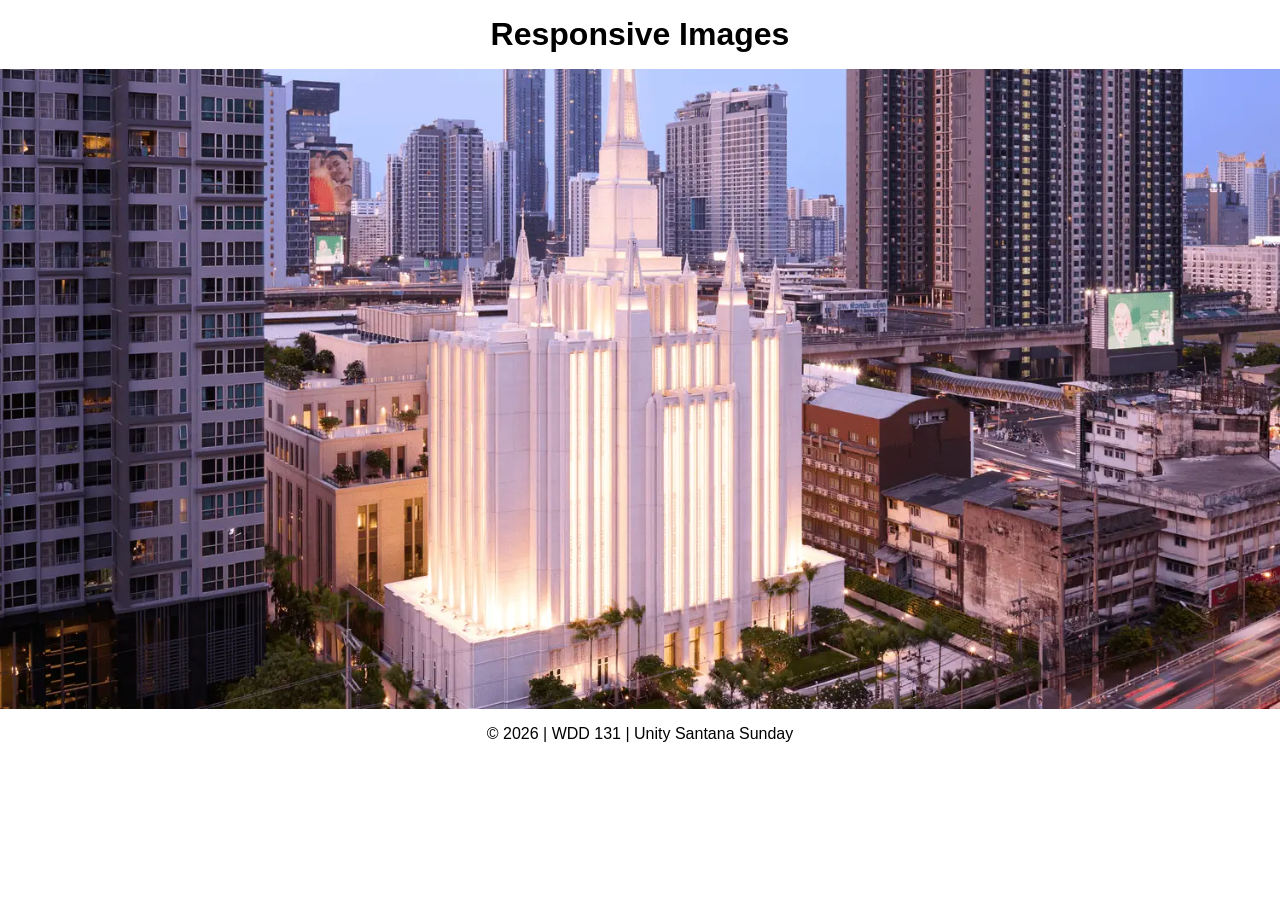
<file: week03/responsive-images.html>
<!DOCTYPE html>
<html lang="en">
<head>
    <meta charset="UTF-8">
    <meta name="viewport" content="width=device-width, initial-scale=1.0">
    <meta name="description" content="Responsive Images activity featuring the Bangkok Thailand Temple.">
    <meta name="author" content="Unity Santana Sunday">
    <title>Responsive Images - WDD 131</title>
    <link rel="stylesheet" href="styles/responsive-images.css">
</head>
<body>
    <header>
        <h1>Responsive Images</h1>
    </header>

    <main>
        <div class="hero">
            <picture>
                <source
                    srcset="images/hero-large.webp"
                    media="(min-width: 1000px)">

                <source
                    srcset="images/hero-medium.webp"
                    media="(min-width: 500px)">

                <img
                    src="images/hero-small.webp"
                    alt="Bangkok Thailand Temple illuminated among city buildings"
                    width="1500"
                    height="750">
            </picture>
        </div>
    </main>

    <footer>
        <p>&copy; 2026 | WDD 131 | Unity Santana Sunday</p>
    </footer>
</body>
</html>
</file>
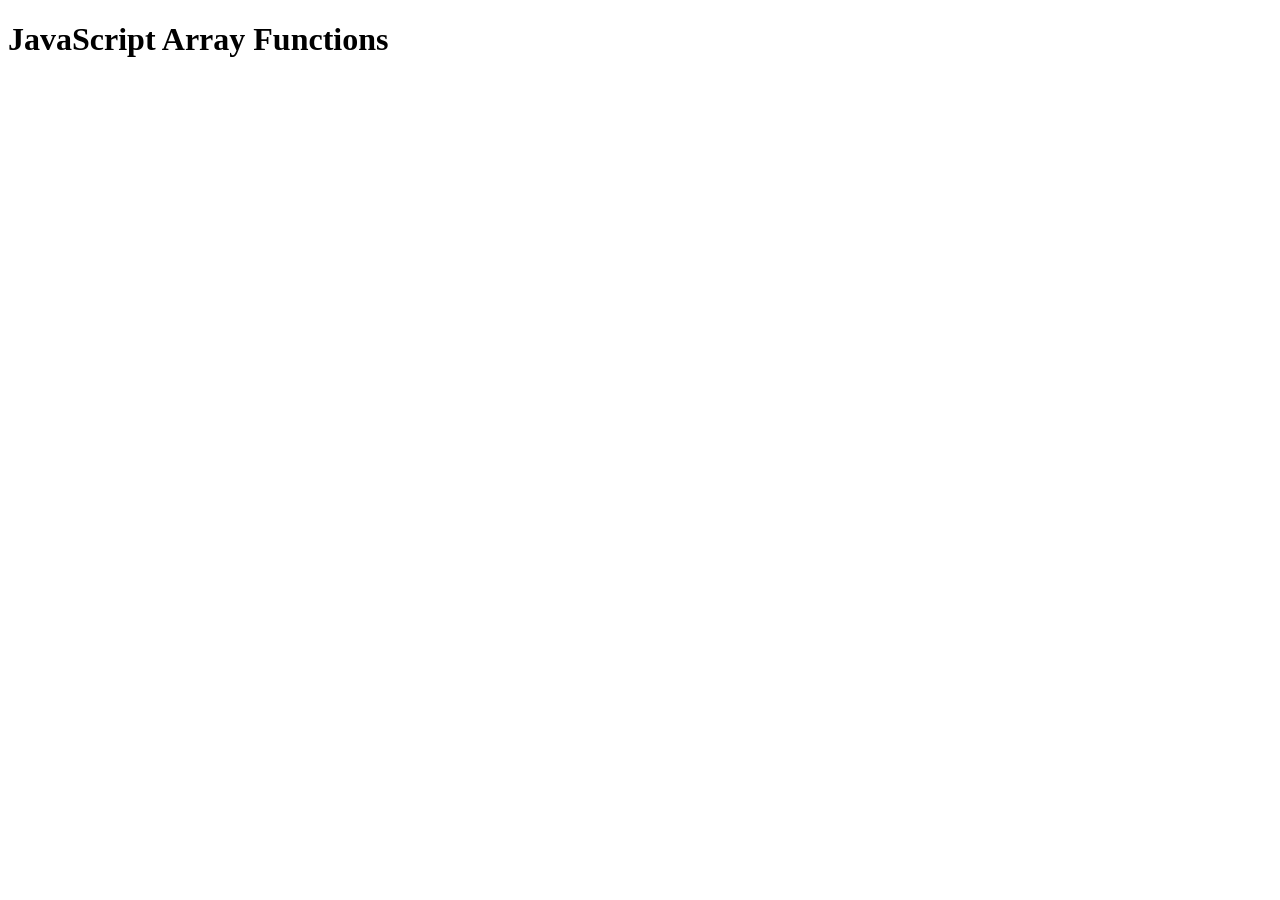
<file: week04/arrays.html>
<!DOCTYPE html>
<html lang="en">
<head>
    <meta charset="UTF-8">
    <meta name="viewport" content="width=device-width, initial-scale=1.0">
    <title>Array Functions</title>
    <script src="scripts/arrays.js" defer></script>
</head>
<body>
    <h1>JavaScript Array Functions</h1>
</body>
</html>
</file>
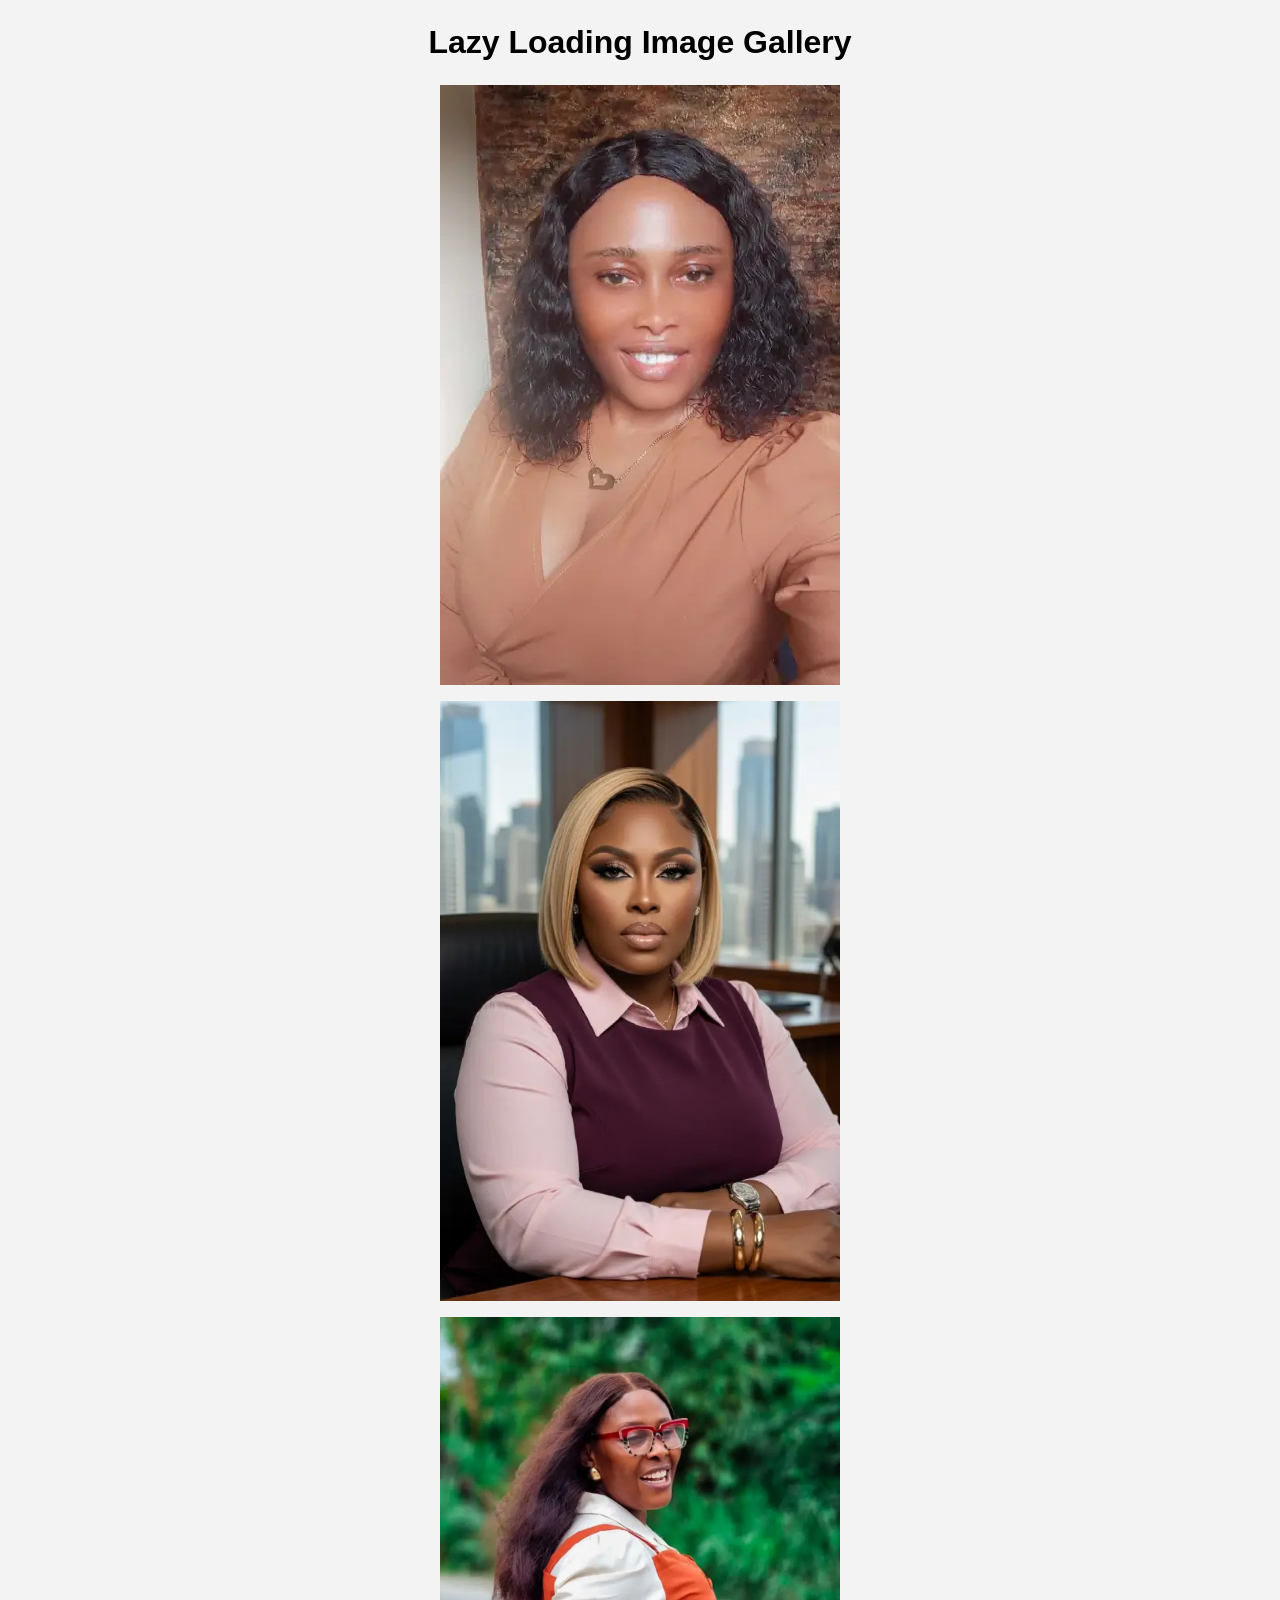
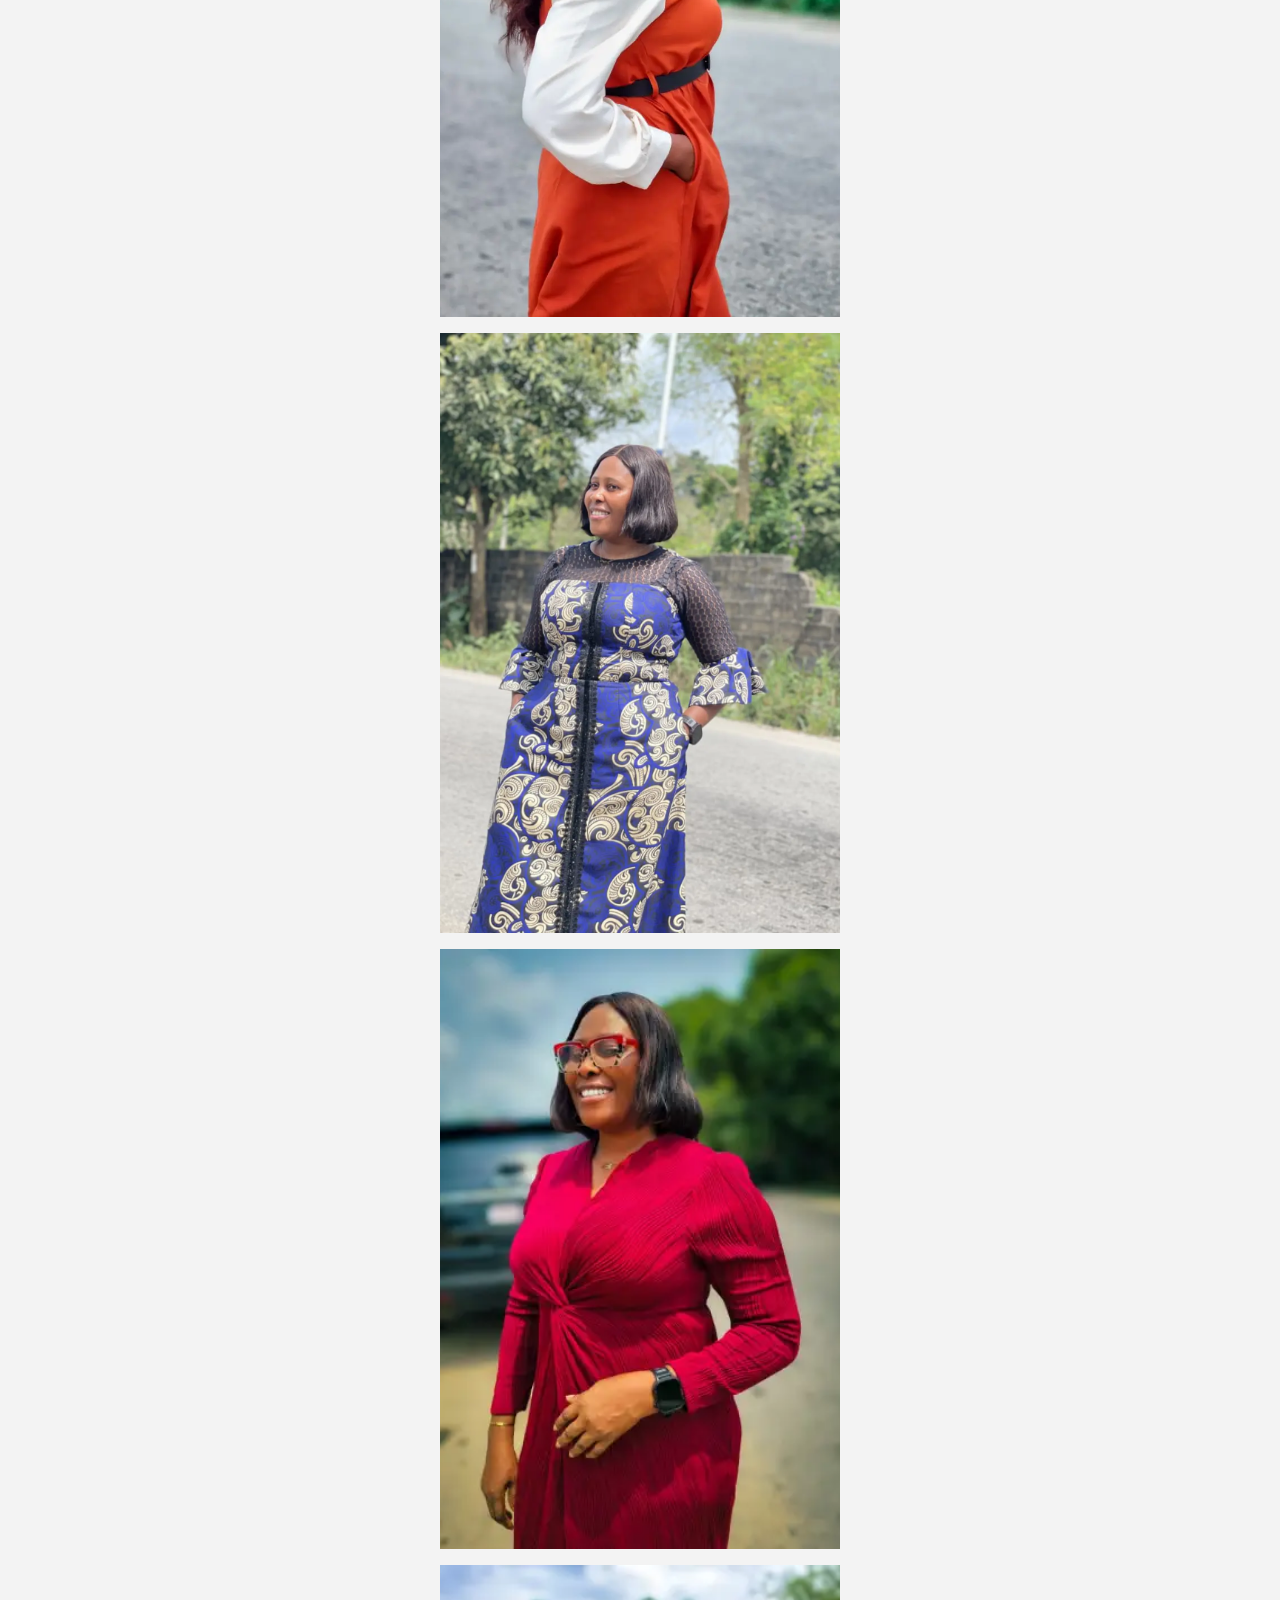
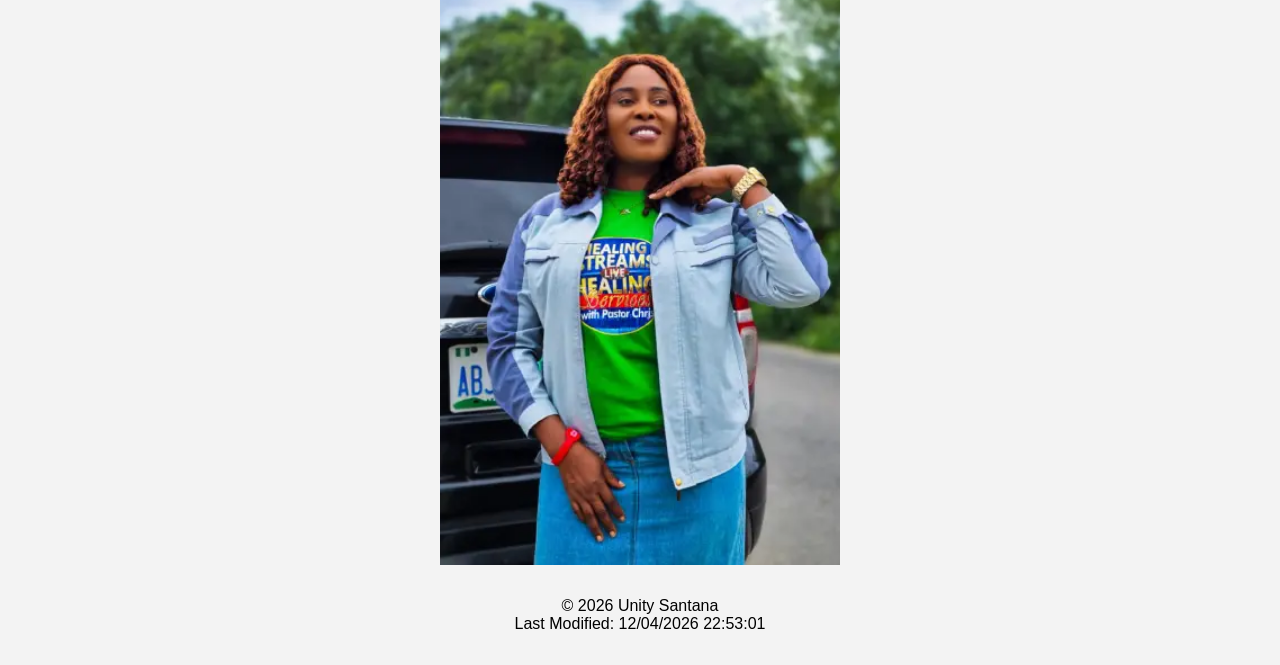
<file: week04/lazyload.html>
<!DOCTYPE html>
<html lang="en">
<head>
    <meta charset="UTF-8">
    <meta name="viewport" content="width=device-width, initial-scale=1.0">
    <title>Lazy Loading Images</title>

    <link rel="stylesheet" href="styles/lazyload.css">
    <script src="scripts/lazyload.js" defer></script>
</head>
<body>

    <main>
        <h1>Lazy Loading Image Gallery</h1>

        <img src="images/image1.webp"
             alt="Portrait of a person wearing a brown outfit indoors"
             width="400"
             height="600"
             loading="lazy">

        <img src="images/image2.webp"
             alt="Portrait of a person seated at a desk in an office setting"
             width="400"
             height="600"
             loading="lazy">

        <img src="images/image3.webp"
             alt="Person wearing an orange and white outfit standing outdoors near greenery"
             width="400"
             height="600"
             loading="lazy">

        <img src="images/image4.webp"
             alt="Person wearing a blue patterned outfit standing on a road with trees in the background"
             width="400"
             height="600"
             loading="lazy">

        <img src="images/image5.webp"
             alt="Person wearing a red outfit standing outdoors with a vehicle visible in the background"
             width="400"
             height="600"
             loading="lazy">

        <img src="images/image6.webp"
             alt="Person wearing a green shirt and denim jacket standing beside a parked vehicle outdoors"
             width="400"
             height="600"
             loading="lazy">
    </main>

    <footer>
        <p>&copy; 2026 Unity Santana</p>
        <p id="lastModified"></p>
    </footer>

</body>
</html>
</file>
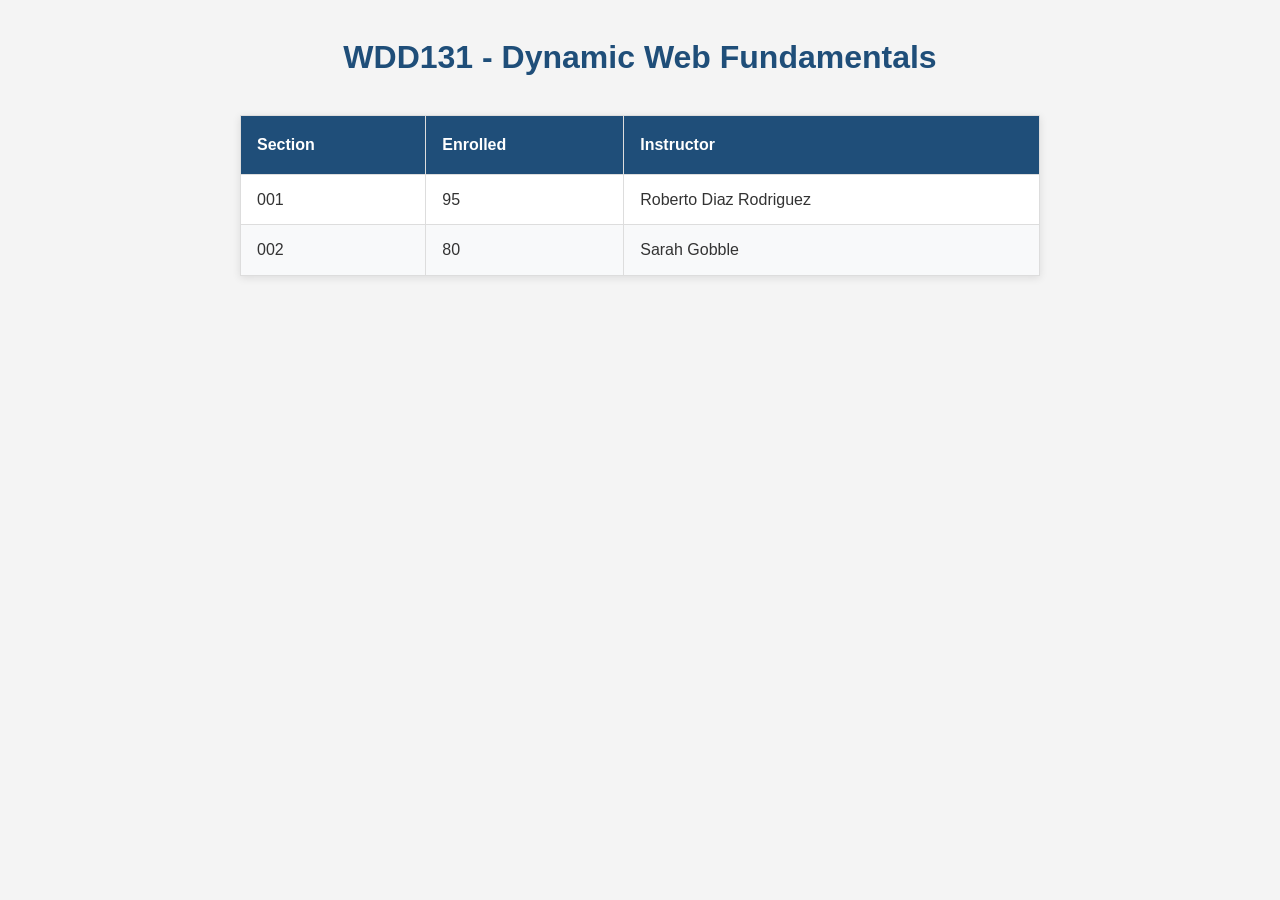
<file: week04/objects.html>
<!DOCTYPE html>
<html lang="en">
<head>
    <meta charset="UTF-8">
    <meta name="viewport" content="width=device-width, initial-scale=1.0">
    <title>JavaScript Objects</title>
    <link rel="stylesheet" href="styles/objects.css">
    <script src="scripts/objects.js" defer></script>
</head>
<body>

    <main>
        <h1 id="courseName"></h1>

        <table id="sections">
            <thead>
                <tr>
                    <th>Section</th>
                    <th>Enrolled</th>
                    <th>Instructor</th>
                </tr>
            </thead>

            <tbody>
            </tbody>
        </table>
    </main>

</body>
</html>
</file>
<file: styles/base.css>
/* =========================================
   WDD 131 - DYNAMIC WEB FUNDAMENTALS
   Author: Unity Santana Sunday
   ========================================= */

/* 1. CSS variables and global settings */

:root {
    --navy: #142b4a;
    --navy-light: #243d5b;
    --gold: #c49a43;
    --cream: #f8f5ef;
    --white: #ffffff;
    --text: #252525;
    --border: #d8d2c7;
}

* {
    box-sizing: border-box;
    margin: 0;
    padding: 0;
}

body {
    font-family: "Roboto", sans-serif;
    line-height: 1.6;
    color: var(--text);
    background-color: var(--cream);
}

/* 2. Header */

header {
    background-color: var(--navy);
    color: var(--white);
    text-align: center;
}

#course-title {
    display: block;
    padding: 1.5rem 1rem;
    font-family: "Playfair Display", serif;
    font-size: 1.6rem;
    font-weight: 700;
}

/* 3. Navigation using Flexbox */

nav {
    display: flex;
    justify-content: space-around;
    align-items: center;
    flex-wrap: wrap;
    gap: 0.5rem;
    padding: 0.8rem 1rem;
    background-color: var(--navy-light);
}

nav a {
    color: var(--white);
    text-decoration: none;
    font-weight: 500;
    padding: 0.6rem 1rem;
    border-radius: 4px;
    transition: background-color 0.3s ease, color 0.3s ease;
}

nav a:hover,
nav a:focus-visible {
    background-color: var(--gold);
    color: var(--navy);
    outline: none;
}

/* 4. Main content */

main {
    max-width: 1100px;
    margin: 0 auto;
    padding: 2rem 1.25rem;
}

h1 {
    font-family: "Playfair Display", serif;
    color: var(--navy);
    text-align: center;
    margin-bottom: 1.5rem;
    font-size: 2.2rem;
}

/* 5. Cards using CSS Grid */

.card-container {
    display: grid;
    grid-template-columns: 1fr 1fr;
    gap: 1.5rem;
    align-items: start;
}

.card {
    background-color: var(--white);
    border: 1px solid var(--border);
    border-radius: 8px;
    overflow: hidden;
    box-shadow: 0 3px 8px rgba(20, 43, 74, 0.08);
    padding-bottom: 1.25rem;
}

.card h2 {
    background-color: var(--navy);
    color: var(--white);
    text-align: center;
    padding: 0.8rem 1rem;
    font-family: "Playfair Display", serif;
    font-size: 1.35rem;
}

.card h3 {
    color: var(--navy);
    margin: 1rem 1.25rem 0.5rem;
    border-bottom: 2px solid var(--gold);
    padding-bottom: 0.35rem;
    font-size: 1.1rem;
}

.card p {
    padding: 0.75rem 1.25rem;
}

/* 6. Consistent links inside cards */

.card a {
    color: var(--navy);
    text-decoration: underline;
    text-decoration-color: var(--gold);
    text-underline-offset: 3px;
    transition: color 0.3s ease;
}

.card a:visited {
    color: var(--navy-light);
}

.card a:hover,
.card a:focus-visible {
    color: #9a6b12;
    text-decoration-thickness: 2px;
}

/* 7. About Me image and text layout */

.about-content {
    display: grid;
    grid-template-columns: 1fr 0.8fr;
    gap: 1rem;
    align-items: center;
    padding: 1.25rem 1.25rem 0;
}

.about-content p {
    padding: 0;
}

.about-content img {
    display: block;
    width: 100%;
    height: auto;
    border-radius: 6px;
    object-fit: cover;
}

/* 8. Home section image */

.home-content {
    width: 100%;
}

.home-content img {
    display: block;
    width: 100%;
    height: auto;
    object-fit: cover;
}

.home-content p {
    padding: 1rem 1.25rem;
}

/* 9. Web development resource lists */

.resource-list {
    padding: 0 1.25rem 0 2.5rem;
}

.resource-list li {
    margin-bottom: 0.5rem;
}

.resource-list li p {
    padding: 0.4rem 0 0.5rem;
}

.card ul:not(.resource-list) {
    padding: 0 1.25rem 0 2.5rem;
}

.card ul:not(.resource-list) li {
    margin-bottom: 0.4rem;
}

/* 10. Footer */

footer {
    background-color: var(--navy);
    color: var(--white);
    text-align: center;
    padding: 1.25rem;
    margin-top: 1rem;
}

footer p + p {
    color: #f0dba9;
    font-size: 0.9rem;
    margin-top: 0.35rem;
}

/* 11. Responsive design for tablets and smaller screens */

@media screen and (max-width: 700px) {

    #course-title {
        font-size: 1.3rem;
    }

    nav {
        flex-direction: column;
    }

    nav a {
        width: 100%;
    }

    .card-container {
        grid-template-columns: 1fr;
    }

    .about-content {
        grid-template-columns: 1fr;
    }

    .about-content img {
        max-width: 100%;
    }

    h1 {
        font-size: 1.8rem;
    }
}

/* 12. Extra adjustments for very small screens */

@media screen and (max-width: 400px) {

    main {
        padding: 1.25rem 0.75rem;
    }

    #course-title {
        font-size: 1.15rem;
    }

    h1 {
        font-size: 1.55rem;
    }

    .card h2 {
        font-size: 1.2rem;
    }

    .about-content {
        padding: 1rem;
    }
}
</file>
<file: styles/form.css>
:root {
    --primary-color: #1b5e20;
    --secondary-color: #ffd54f;
    --background-color: #f4f4f4;
    --white: #ffffff;
    --text-color: #333333;
}

* {
    margin: 0;
    padding: 0;
    box-sizing: border-box;
}

body {
    font-family: Arial, Helvetica, sans-serif;
    background-color: var(--background-color);
    color: var(--text-color);
    min-height: 100vh;
}

header {
    background-color: var(--primary-color);
    color: white;
    text-align: center;
    padding: 1.5rem;
}

main {
    max-width: 700px;
    margin: 2rem auto;
    padding: 0 1rem;
}

form {
    background-color: var(--white);
    padding: 1.5rem;
    border-radius: 8px;
    box-shadow: 0 2px 8px rgba(0, 0, 0, 0.1);
}

label,
legend {
    font-weight: bold;
}

label {
    display: block;
    margin-top: 1rem;
    margin-bottom: 0.25rem;
}

select,
input[type="date"],
input[type="text"],
textarea {
    width: 100%;
    padding: 0.75rem;
    border: 1px solid #cccccc;
    border-radius: 4px;
    font-size: 1rem;
}

textarea {
    resize: vertical;
}

fieldset {
    margin-top: 1.5rem;
    padding: 1rem;
    border: 1px solid #cccccc;
    border-radius: 4px;
}

fieldset label {
    font-weight: normal;
    margin-top: 0.5rem;
}

input[type="radio"],
input[type="checkbox"] {
    margin-right: 0.5rem;
}

input[type="submit"] {
    width: 100%;
    margin-top: 1.5rem;
    padding: 0.9rem;
    border: none;
    border-radius: 4px;
    background-color: var(--primary-color);
    color: white;
    font-size: 1rem;
    cursor: pointer;
}

input[type="submit"]:hover {
    background-color: #144a18;
}

footer {
    text-align: center;
    padding: 1rem;
    background-color: var(--primary-color);
    color: white;
    margin-top: 2rem;
}

#reviewCount {
    color: var(--primary-color);
    font-size: 1.5rem;
}

@media (max-width: 600px) {
    main {
        margin: 1rem auto;
    }

    form {
        padding: 1rem;
    }
}
</file>
<file: styles/place.css>
:root {
    --primary-color: #008751;
    --secondary-color: #ffffff;
    --accent-color: #006b3f;
    --footer-color: #004d2e;
    --text-color: #222222;
    --card-background: #ffffff;

    --heading-font: 'Roboto', sans-serif;
    --body-font: 'Roboto', sans-serif;
}

/* Reset */
* {
    margin: 0;
    padding: 0;
    box-sizing: border-box;
}

/* Body */
body {
    font-family: var(--body-font);
    color: var(--text-color);
    background-color: #f5f5f5;
    line-height: 1.6;
}

/* Header */
header {
    background-color: var(--primary-color);
    color: var(--secondary-color);
    text-align: center;
    padding: 1.5rem;
    border-bottom: 6px solid var(--accent-color);
}

header h1 {
    font-family: var(--heading-font);
    font-size: 2rem;
    font-weight: 700;
}

/* Hero Section */
.hero {
    margin: 0;
    padding: 0;
    line-height: 0;
}

.hero picture,
.hero img {
    display: block;
    width: 100%;
}

.hero img {
    height: auto;
    object-fit: cover;
}

/* Mobile Layout */
.data,
.weather {
    background-color: var(--secondary-color);
    margin: 1rem;
    padding: 1.5rem;
    border-radius: 10px;
    box-shadow: 0 2px 10px rgba(0, 0, 0, 0.1);
}

.data h2,
.weather h2 {
    text-align: center;
    color: var(--primary-color);
    margin-bottom: 1rem;
    font-family: var(--heading-font);
}

.data-grid p,
.weather-grid p {
    margin: 0.5rem 0;
}

.data-grid strong,
.weather-grid strong {
    color: var(--accent-color);
}

/* Weather Icon - Mobile */
.weather-icon {
    display: block;
    width: 70px;
    height: auto;
    margin: 0 auto 1rem;
}

/* Footer */
footer {
    background-color: var(--footer-color);
    color: white;
    text-align: center;
    padding: 1rem;
}

footer p {
    margin: 0.5rem 0;
}

/* ==========================================
   Desktop / Large View
========================================== */
@media screen and (min-width: 768px) {

    main {
        position: relative;
    }

    .hero img {
        min-height: 700px;
        object-fit: cover;
    }

    .data,
    .weather {
        position: absolute;
        max-width: 320px;
        background: var(--card-background);
        margin: 0;
    }

    .data {
        top: 40px;
        left: 30px;
    }

    .weather {
        bottom: 40px;
        right: 30px;
    }

    /* Required Pseudo-element */
    .weather h2::after {
        content: " ⛅";
    }

    /* Hide SVG Icon in Desktop View */
    .weather-icon {
        display: none;
    }

    .data h2,
    .weather h2 {
        background-color: var(--primary-color);
        color: white;
        padding: 0.75rem;
        margin: -1.5rem -1.5rem 1rem -1.5rem;
    }
}
</file>
<file: styles/temples.css>
/* =========================================
   WDD 131 - W02 TEMPLE ALBUM
   Author: Unity Santana Sunday
   Mobile-First CSS
   ========================================= */

/* 1. CSS VARIABLES */

:root {
    --navy: #142b4a;
    --gold: #c49a43;
    --cream: #f8f5ef;
    --white: #ffffff;
    --text: #333333;

    --heading-font: "Playfair Display", serif;
    --body-font: "Roboto", sans-serif;
}

/* 2. GLOBAL RESET */

* {
    margin: 0;
    padding: 0;
    box-sizing: border-box;
}

/* 3. BODY STYLING */

body {
    font-family: var(--body-font);
    background-color: var(--cream);
    color: var(--text);
    line-height: 1.6;
}

/* 4. HEADER */

header {
    background-color: var(--navy);
    color: var(--white);
    padding: 1rem;
}

.header-container {
    display: flex;
    justify-content: space-between;
    align-items: center;
    flex-wrap: wrap;
}

header h2 {
    font-family: var(--heading-font);
    font-size: 1.5rem;
}

/* 5. HAMBURGER BUTTON */

#menu-button {
    background: none;
    border: none;
    color: var(--white);
    font-size: 2rem;
    cursor: pointer;
    padding: 0.25rem 0.5rem;
}

/* 6. NAVIGATION */

nav {
    display: none;
    flex-direction: column;
    width: 100%;
    text-align: center;
}

nav.open {
    display: flex;
}

nav a {
    color: var(--white);
    text-decoration: none;
    padding: 0.8rem;
    font-weight: 500;
}

nav a:hover,
nav a:focus {
    background-color: var(--gold);
    color: var(--navy);
}

/* 7. MAIN CONTENT */

main {
    max-width: 1100px;
    margin: 0 auto;
    padding: 1.5rem 1rem;
}

main h1 {
    font-family: var(--heading-font);
    color: var(--navy);
    text-align: center;
    margin-bottom: 1.5rem;
    font-size: 1.8rem;
}

/* 8. TEMPLE GRID */

.temple-grid {
    display: grid;
    grid-template-columns: 1fr;
    gap: 1.5rem;
}

figure {
    background-color: var(--white);
    padding: 1rem;
    text-align: center;
    border-radius: 8px;
    box-shadow: 0 2px 8px rgba(0, 0, 0, 0.1);
}

figure img {
    width: 100%;
    height: auto;
    display: block;
    border-radius: 5px;
}

figcaption {
    font-weight: 500;
    margin-top: 0.8rem;
    color: var(--navy);
}
figcaption h2 {
    font-family: var(--heading-font);
    font-size: 1.2rem;
    color: var(--navy);
    margin-bottom: 0.4rem;
}

figcaption p {
    font-size: 0.9rem;
    color: var(--text);
}


/* 9. FOOTER */

footer {
    background-color: var(--navy);
    color: var(--white);
    text-align: center;
    padding: 1.5rem 1rem;
    margin-top: 2rem;
}

footer p {
    margin: 0.3rem 0;
}
</file>
<file: styles/temples-large.css>
/* =========================================
   WDD 131 - W02 TEMPLE ALBUM
   Larger Screen Styles
   Author: Unity Santana Sunday
   ========================================= */

/* TABLET AND DESKTOP VIEW */

@media screen and (min-width: 700px) {

    /* HEADER */

    header {
        padding: 1.5rem 2rem;
    }

    .header-container {
        flex-wrap: nowrap;
        max-width: 1200px;
        margin: 0 auto;
    }

    /* HIDE HAMBURGER BUTTON */

    #menu-button {
        display: none;
    }

    /* HORIZONTAL NAVIGATION */

    nav {
        display: flex;
        flex-direction: row;
        justify-content: flex-end;
        width: auto;
        gap: 0.5rem;
    }

    nav a {
        padding: 0.7rem 1rem;
    }

    /* MAIN HEADING */

    main h1 {
        font-size: 2.2rem;
    }

    /* TEMPLE GRID */

    .temple-grid {
        grid-template-columns: repeat(3, 1fr);
        gap: 2rem;
    }

    figure {
        transition: transform 0.3s ease;
    }

    figure:hover {
        transform: translateY(-5px);
    }

}

/* VERY LARGE SCREENS */

@media screen and (min-width: 1200px) {

    main {
        max-width: 1200px;
    }

    .temple-grid {
        gap: 2.5rem;
    }

}
</file>
<file: project/siteplan.css>
:root {
    --primary: #1B5E20;
    --secondary: #FFD54F;
    --light: #ffffff;
    --background: #f4f4f4;
}

body {
    font-family: 'Merriweather', serif;
    background-color: var(--background);
    margin: 0;
    padding: 0;
    line-height: 1.6;
}

header {
    background-color: var(--primary);
    color: var(--light);
    text-align: center;
    padding: 2rem;
}

h1,
h2,
h3 {
    font-family: 'Poppins', sans-serif;
}

main {
    max-width: 1000px;
    margin: auto;
    padding: 20px;
}

section {
    background-color: var(--light);
    padding: 20px;
    margin-bottom: 20px;
    border-radius: 8px;
}

img {
    display: block;
    margin-bottom: 15px;
}

.color-box {
    padding: 15px;
    margin: 10px 0;
    border-radius: 8px;
}

.green {
    background-color: #1B5E20;
    color: white;
}

.gold {
    background-color: #FFD54F;
    color: black;
}

.heading-font {
    font-family: 'Poppins', sans-serif;
}

.body-font {
    font-family: 'Merriweather', serif;
}

pre {
    overflow-x: auto;
    background-color: #eeeeee;
    padding: 15px;
    border-radius: 6px;
}

footer {
    text-align: center;
    background-color: var(--primary);
    color: white;
    padding: 15px;
}
</file>
<file: week02/styles/bom.css>
/* WDD 131 - W02 DOM Activity */
/* Author: Unity Santana Sunday */

* {
    margin: 0;
    padding: 0;
    box-sizing: border-box;
}

body {
    font-family: Arial, sans-serif;
    background-color: #f4f4f4;
    color: #333;
    padding: 2rem;
}

main {
    max-width: 500px;
    margin: 0 auto;
    background-color: white;
    padding: 2rem;
    border-radius: 8px;
    box-shadow: 0 2px 8px rgba(0, 0, 0, 0.1);
}

h1 {
    font-size: 1.6rem;
    margin-bottom: 1.5rem;
    text-align: center;
}

label {
    display: block;
    margin-bottom: 0.5rem;
    font-weight: bold;
}

input {
    width: 100%;
    padding: 0.75rem;
    margin-bottom: 1rem;
    border: 1px solid #ccc;
    border-radius: 4px;
    font-size: 1rem;
}

button {
    padding: 0.7rem 1rem;
    border: none;
    border-radius: 4px;
    background-color: #142b4a;
    color: white;
    cursor: pointer;
    font-size: 1rem;
}

button:hover {
    background-color: #243d5b;
}

ul {
    list-style: none;
    margin-top: 1.5rem;
}

li {
    display: flex;
    justify-content: space-between;
    align-items: center;
    padding: 0.75rem;
    margin-bottom: 0.5rem;
    background-color: #f4f4f4;
    border-radius: 4px;
}
</file>
<file: week02/styles/media-query.css>
/* WDD 131 - Media Query Activity */
/* Author: Unity Santana Sunday */

/* General page styling */
body {
    font-family: 'Roboto', sans-serif;
}

/* Header, main and footer styling */
header,
main,
footer {
    max-width: 640px;
    margin: 1rem auto;
    border: 1px solid #bbb;
    padding: 1rem;
    background-color: #e6f2ff;
}

/* Main content layout */
main {
    display: grid;
    grid-template-columns: 1fr;
    gap: 1rem;
}

/* Scripture sections */
section {
    padding: 1rem;
    background-color: #fff;
}
</file>
<file: week02/styles/media-query-large.css>
/* WDD 131 - Media Query Activity */
/* Large screen styles */

/* Apply these styles at 500px and above */
@media screen and (min-width: 500px) {

    /* Change header appearance */
    header {
        background-color: #000;
        color: #fff;
    }

    /* Display scripture sections in two columns */
    main {
        grid-template-columns: 1fr 1fr;
    }

}
</file>
<file: week03/styles/design.css>
/* WDD 131 - W03 Design Principles */
/* Author: Unity Santana Sunday */

body {
    font-family: Roboto, Helvetica, sans-serif;
}

header,
main,
footer {
    max-width: 760px;
    margin: 0 auto;
}

marquee {
    padding: 1rem;
    background-color: #eee;
}

h1 {
    border-bottom: 1px solid rgba(0, 0, 0, 0.1);
}

main {
    display: grid;
}

h2 {
    color: navy;
    text-align: left;
}

article p {
    text-align: justify;
}
.callout {
    color: #ffffff;
    background-color: #702963;
    padding: 1rem;
}


footer {
    margin-top: 1rem;
    border-top: 1px solid rgba(0, 0, 0, 0.1);
    font-size: smaller;
    text-align: right;
}
</file>
<file: week03/styles/responsive-images.css>
* {
    margin: 0;
    padding: 0;
    box-sizing: border-box;
}

body {
    font-family: Arial, Helvetica, sans-serif;
}

header,
footer {
    text-align: center;
    padding: 1rem;
}

.hero {
    max-width: 1500px;
    margin: 0 auto;
}

.hero img {
    width: 100%;
    height: auto;
    display: block;
}
</file>
<file: week04/styles/lazyload.css>
* {
    margin: 0;
    padding: 0;
    box-sizing: border-box;
}

body {
    font-family: Arial, Helvetica, sans-serif;
    background-color: #f3f3f3;
    text-align: center;
}

main {
    max-width: 500px;
    margin: 0 auto;
}

h1 {
    margin: 1.5rem 0;
}

img {
    display: block;
    width: 400px;
    height: 600px;
    object-fit: cover;
    margin: 1rem auto;

    animation: fadeIn 1.5s ease-in-out;
}

footer {
    margin: 2rem 0;
}

@keyframes fadeIn {
    from {
        opacity: 0;
        filter: brightness(0);
    }

    to {
        opacity: 1;
        filter: brightness(1);
    }
}
</file>
<file: week04/styles/objects.css>
/* Reset */
* {
    margin: 0;
    padding: 0;
    box-sizing: border-box;
}

/* Page Styling */
body {
    font-family: Arial, Helvetica, sans-serif;
    background-color: #f4f4f4;
    color: #333;
    line-height: 1.6;
    padding: 2rem;
}

/* Main Content */
main {
    max-width: 800px;
    margin: 0 auto;
}

/* Heading */
#courseName {
    text-align: center;
    margin-bottom: 2rem;
    color: #1f4e79;
    font-size: 2rem;
}

/* Table */
table {
    width: 100%;
    border-collapse: collapse;
    background-color: #fff;
    box-shadow: 0 2px 8px rgba(0, 0, 0, 0.1);
}

/* Table Header */
thead {
    background-color: #1f4e79;
    color: white;
}

thead th {
    padding: 1rem;
    text-align: left;
    border: 1px solid #ddd;
}

/* Table Body */
tbody td {
    padding: 0.75rem 1rem;
    border: 1px solid #ddd;
}

/* Zebra Striping */
tbody tr:nth-child(even) {
    background-color: #f8f9fa;
}

tbody tr:nth-child(odd) {
    background-color: #ffffff;
}

/* Hover Effect */
tbody tr:hover {
    background-color: #e8f0fe;
}

/* Responsive Table */
@media (max-width: 600px) {
    body {
        padding: 1rem;
    }

    #courseName {
        font-size: 1.5rem;
    }

    table {
        font-size: 0.9rem;
    }

    thead th,
    tbody td {
        padding: 0.5rem;
    }
}
</file>
